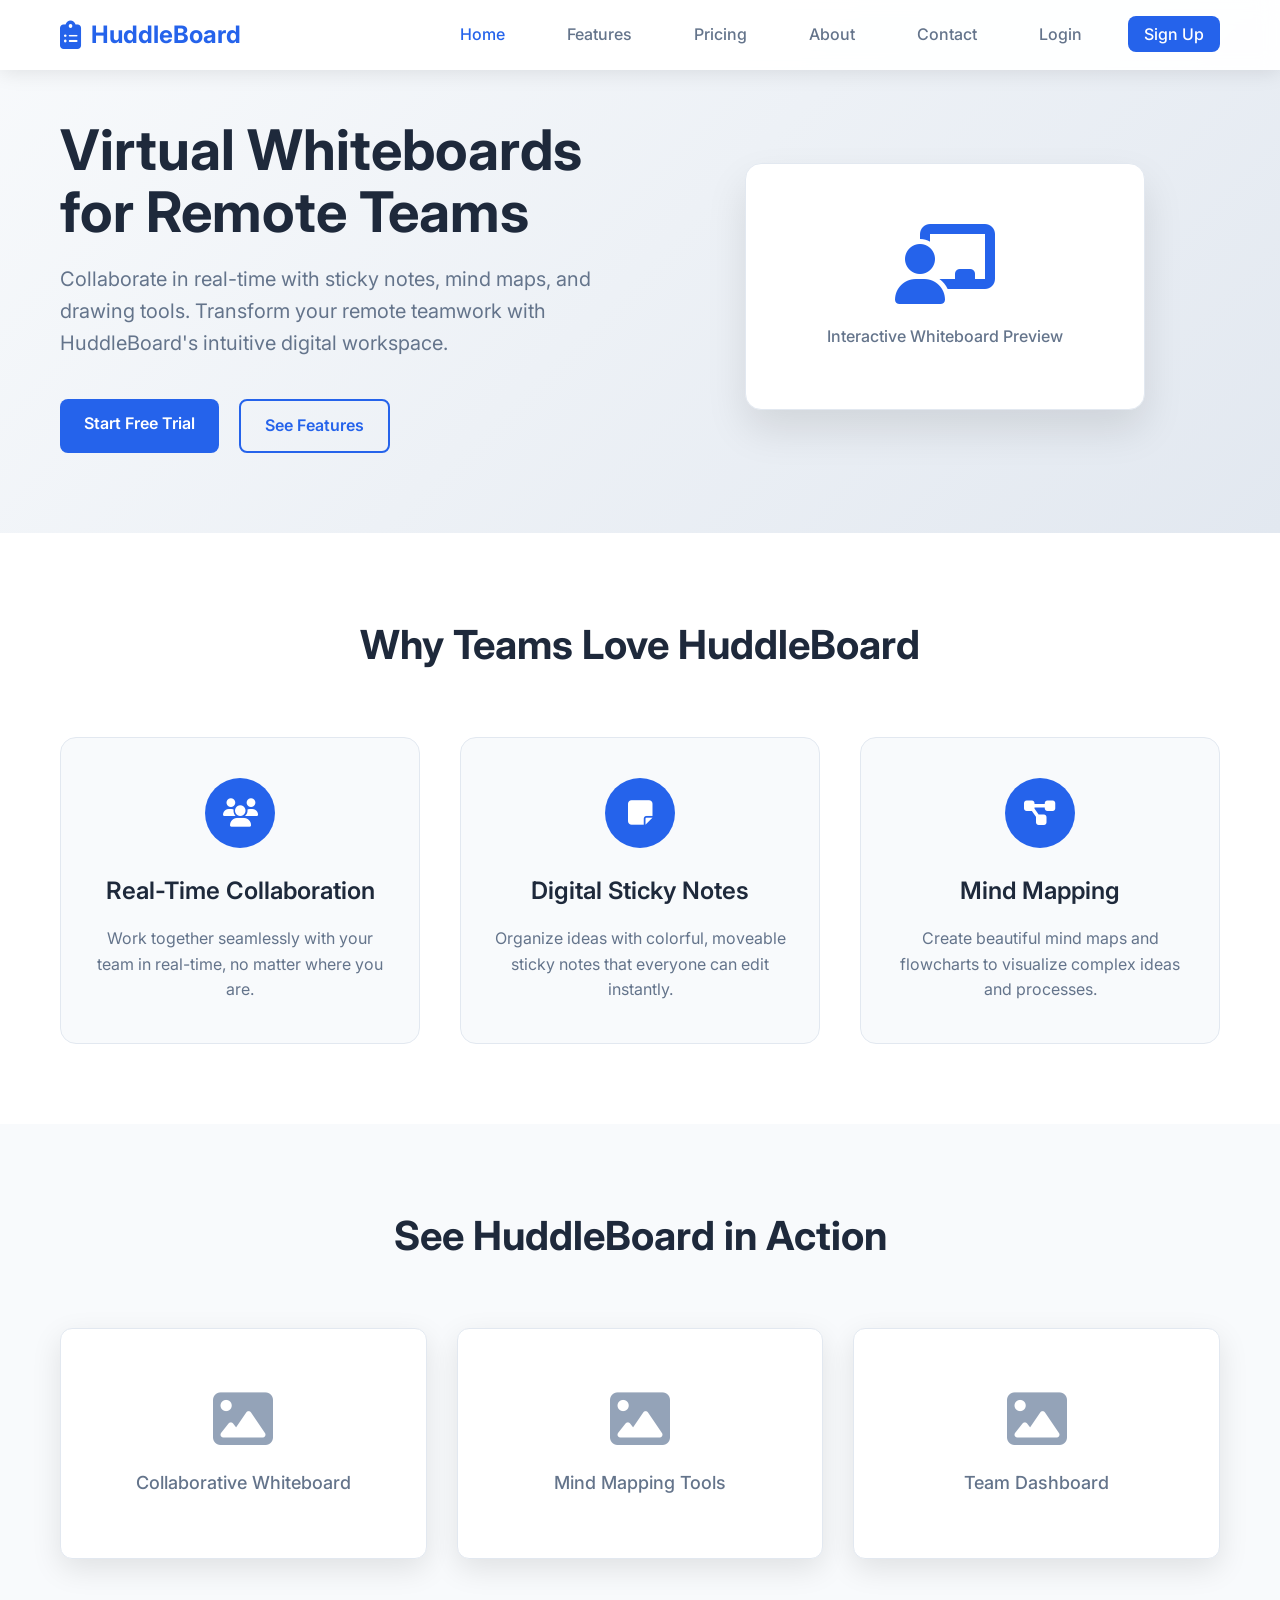
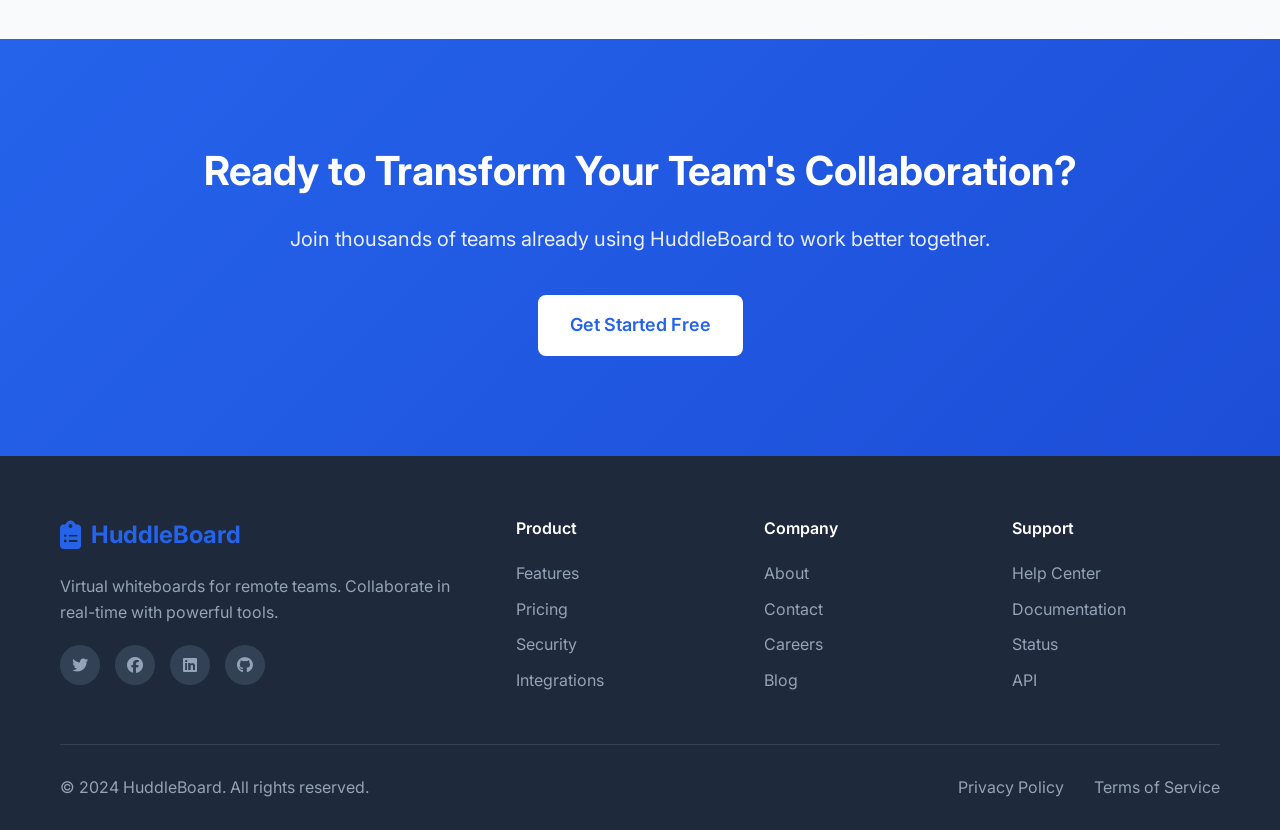
<file: index.html>
<!DOCTYPE html>
<html lang="en">
<head>
    <meta charset="UTF-8">
    <meta name="viewport" content="width=device-width, initial-scale=1.0">
    <title>HuddleBoard - Virtual Whiteboards for Remote Teams</title>
    <link rel="stylesheet" href="styles.css">
    <link href="https://fonts.googleapis.com/css2?family=Inter:wght@300;400;500;600;700&display=swap" rel="stylesheet">
    <link rel="stylesheet" href="https://cdnjs.cloudflare.com/ajax/libs/font-awesome/6.4.0/css/all.min.css">
    <link rel="icon" type="image/x-icon" href="favicon.ico">
</head>
<body>
    <!-- Navigation -->
    <nav class="navbar">
        <div class="nav-container">
            <div class="nav-logo">
                <i class="fas fa-clipboard-list"></i>
                <span>HuddleBoard</span>
            </div>
            <ul class="nav-menu">
                <li><a href="index.html" class="nav-link active">Home</a></li>
                <li><a href="features.html" class="nav-link">Features</a></li>
                <li><a href="pricing.html" class="nav-link">Pricing</a></li>
                <li><a href="about.html" class="nav-link">About</a></li>
                <li><a href="contact.html" class="nav-link">Contact</a></li>
                <li><a href="login.html" class="nav-link nav-login">Login</a></li>
                <li><a href="signup.html" class="nav-link nav-signup">Sign Up</a></li>
            </ul>
            <div class="nav-toggle">
                <i class="fas fa-bars"></i>
            </div>
        </div>
    </nav>

    <!-- Hero Section -->
    <section class="hero">
        <div class="container">
            <div class="hero-content">
                <h1 class="hero-title">Virtual Whiteboards for Remote Teams</h1>
                <p class="hero-subtitle">Collaborate in real-time with sticky notes, mind maps, and drawing tools. Transform your remote teamwork with HuddleBoard's intuitive digital workspace.</p>
                <div class="hero-cta">
                    <a href="signup.html" class="btn btn-primary">Start Free Trial</a>
                    <a href="features.html" class="btn btn-secondary">See Features</a>
                </div>
            </div>
            <div class="hero-image">
                <div class="hero-placeholder">
                    <i class="fas fa-chalkboard-teacher"></i>
                    <p>Interactive Whiteboard Preview</p>
                </div>
            </div>
        </div>
    </section>

    <!-- Features Preview -->
    <section class="features-preview">
        <div class="container">
            <h2 class="section-title">Why Teams Love HuddleBoard</h2>
            <div class="features-grid">
                <div class="feature-card">
                    <div class="feature-icon">
                        <i class="fas fa-users"></i>
                    </div>
                    <h3>Real-Time Collaboration</h3>
                    <p>Work together seamlessly with your team in real-time, no matter where you are.</p>
                </div>
                <div class="feature-card">
                    <div class="feature-icon">
                        <i class="fas fa-sticky-note"></i>
                    </div>
                    <h3>Digital Sticky Notes</h3>
                    <p>Organize ideas with colorful, moveable sticky notes that everyone can edit instantly.</p>
                </div>
                <div class="feature-card">
                    <div class="feature-icon">
                        <i class="fas fa-project-diagram"></i>
                    </div>
                    <h3>Mind Mapping</h3>
                    <p>Create beautiful mind maps and flowcharts to visualize complex ideas and processes.</p>
                </div>
            </div>
        </div>
    </section>

    <!-- Screenshots Section -->
    <section class="screenshots">
        <div class="container">
            <h2 class="section-title">See HuddleBoard in Action</h2>
            <div class="screenshot-grid">
                <div class="screenshot-item">
                    <div class="screenshot-placeholder">
                        <i class="fas fa-image"></i>
                        <p>Collaborative Whiteboard</p>
                    </div>
                </div>
                <div class="screenshot-item">
                    <div class="screenshot-placeholder">
                        <i class="fas fa-image"></i>
                        <p>Mind Mapping Tools</p>
                    </div>
                </div>
                <div class="screenshot-item">
                    <div class="screenshot-placeholder">
                        <i class="fas fa-image"></i>
                        <p>Team Dashboard</p>
                    </div>
                </div>
            </div>
        </div>
    </section>

    <!-- CTA Section -->
    <section class="cta-section">
        <div class="container">
            <div class="cta-content">
                <h2>Ready to Transform Your Team's Collaboration?</h2>
                <p>Join thousands of teams already using HuddleBoard to work better together.</p>
                <a href="signup.html" class="btn btn-primary btn-large">Get Started Free</a>
            </div>
        </div>
    </section>

    <!-- Footer -->
    <footer class="footer">
        <div class="container">
            <div class="footer-content">
                <div class="footer-section">
                    <div class="footer-logo">
                        <i class="fas fa-clipboard-list"></i>
                        <span>HuddleBoard</span>
                    </div>
                    <p>Virtual whiteboards for remote teams. Collaborate in real-time with powerful tools.</p>
                    <div class="social-links">
                        <a href="#"><i class="fab fa-twitter"></i></a>
                        <a href="#"><i class="fab fa-facebook"></i></a>
                        <a href="#"><i class="fab fa-linkedin"></i></a>
                        <a href="#"><i class="fab fa-github"></i></a>
                    </div>
                </div>
                <div class="footer-section">
                    <h4>Product</h4>
                    <ul>
                        <li><a href="features.html">Features</a></li>
                        <li><a href="pricing.html">Pricing</a></li>
                        <li><a href="#">Security</a></li>
                        <li><a href="#">Integrations</a></li>
                    </ul>
                </div>
                <div class="footer-section">
                    <h4>Company</h4>
                    <ul>
                        <li><a href="about.html">About</a></li>
                        <li><a href="contact.html">Contact</a></li>
                        <li><a href="#">Careers</a></li>
                        <li><a href="#">Blog</a></li>
                    </ul>
                </div>
                <div class="footer-section">
                    <h4>Support</h4>
                    <ul>
                        <li><a href="#">Help Center</a></li>
                        <li><a href="#">Documentation</a></li>
                        <li><a href="#">Status</a></li>
                        <li><a href="#">API</a></li>
                    </ul>
                </div>
            </div>
            <div class="footer-bottom">
                <p>&copy; 2024 HuddleBoard. All rights reserved.</p>
                <div class="footer-links">
                    <a href="#">Privacy Policy</a>
                    <a href="#">Terms of Service</a>
                </div>
            </div>
        </div>
    </footer>

    <script src="script.js"></script>
</body>
</html>
</file>
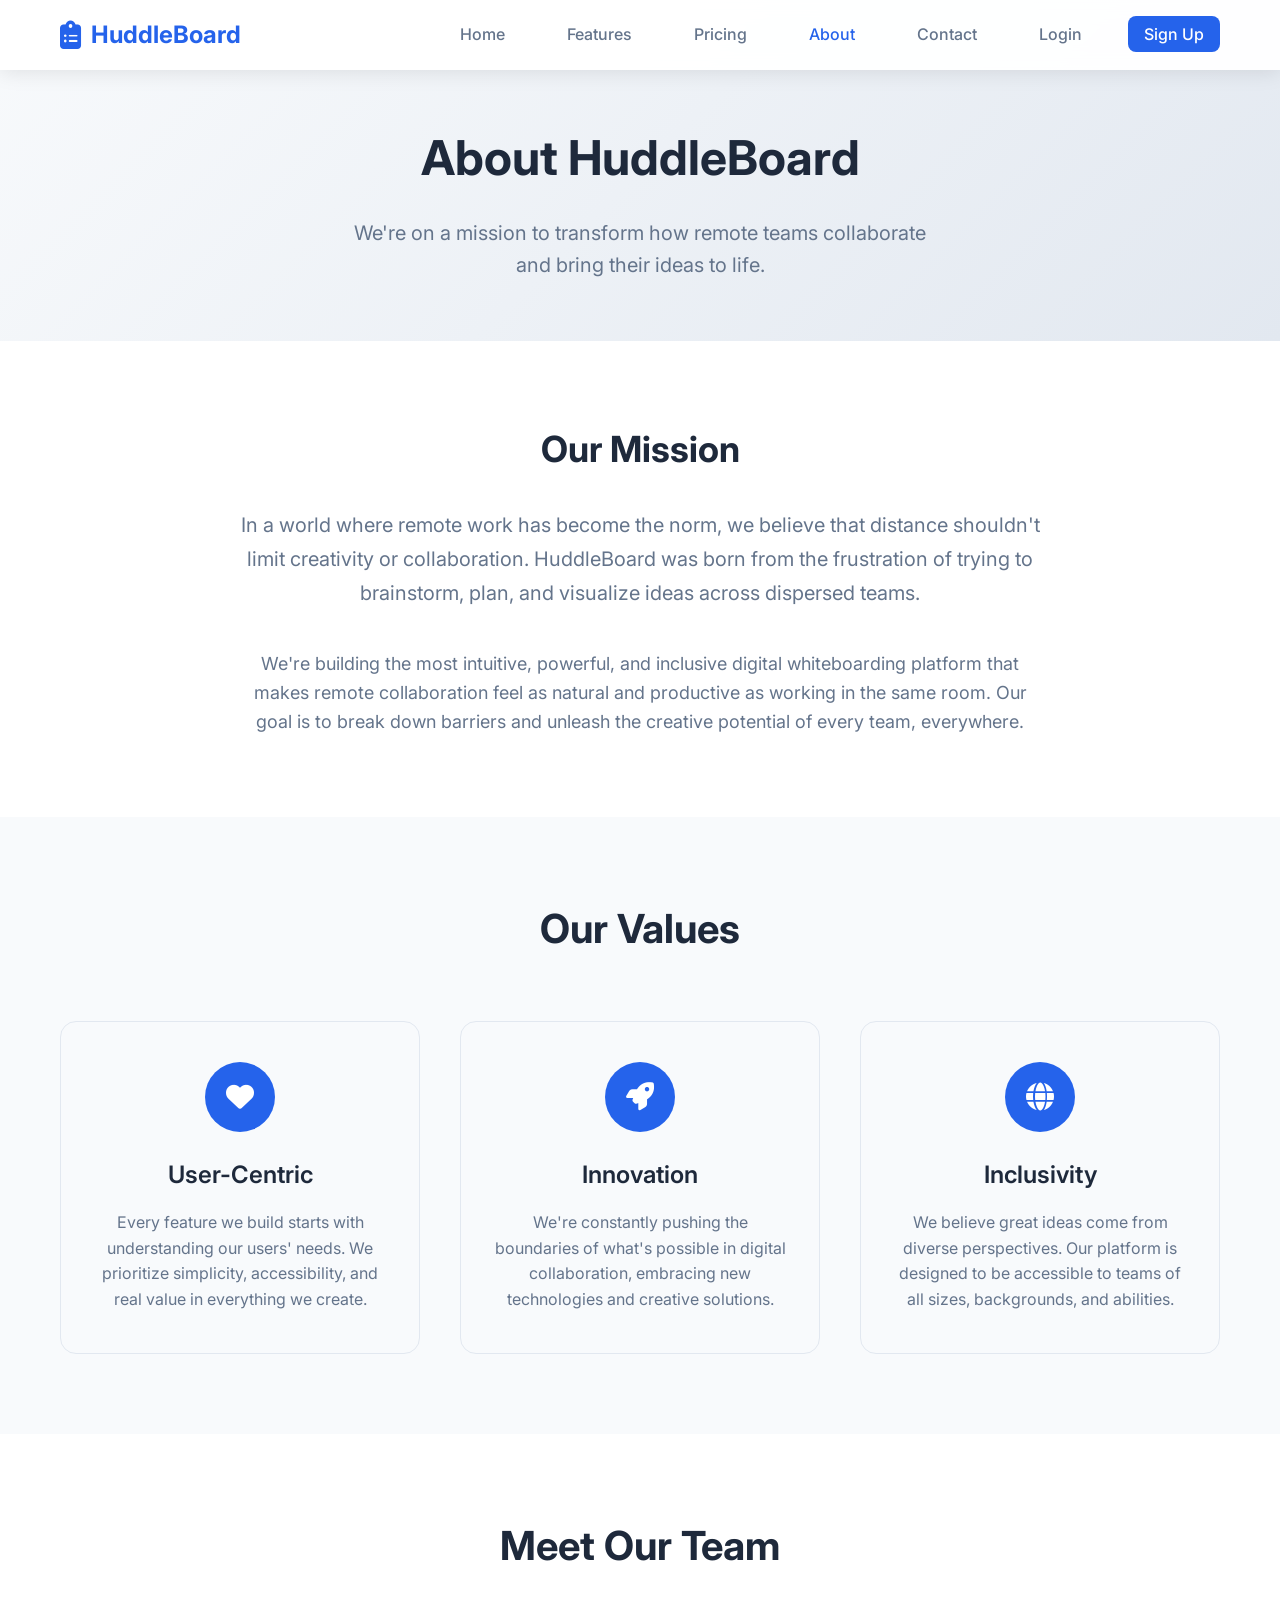
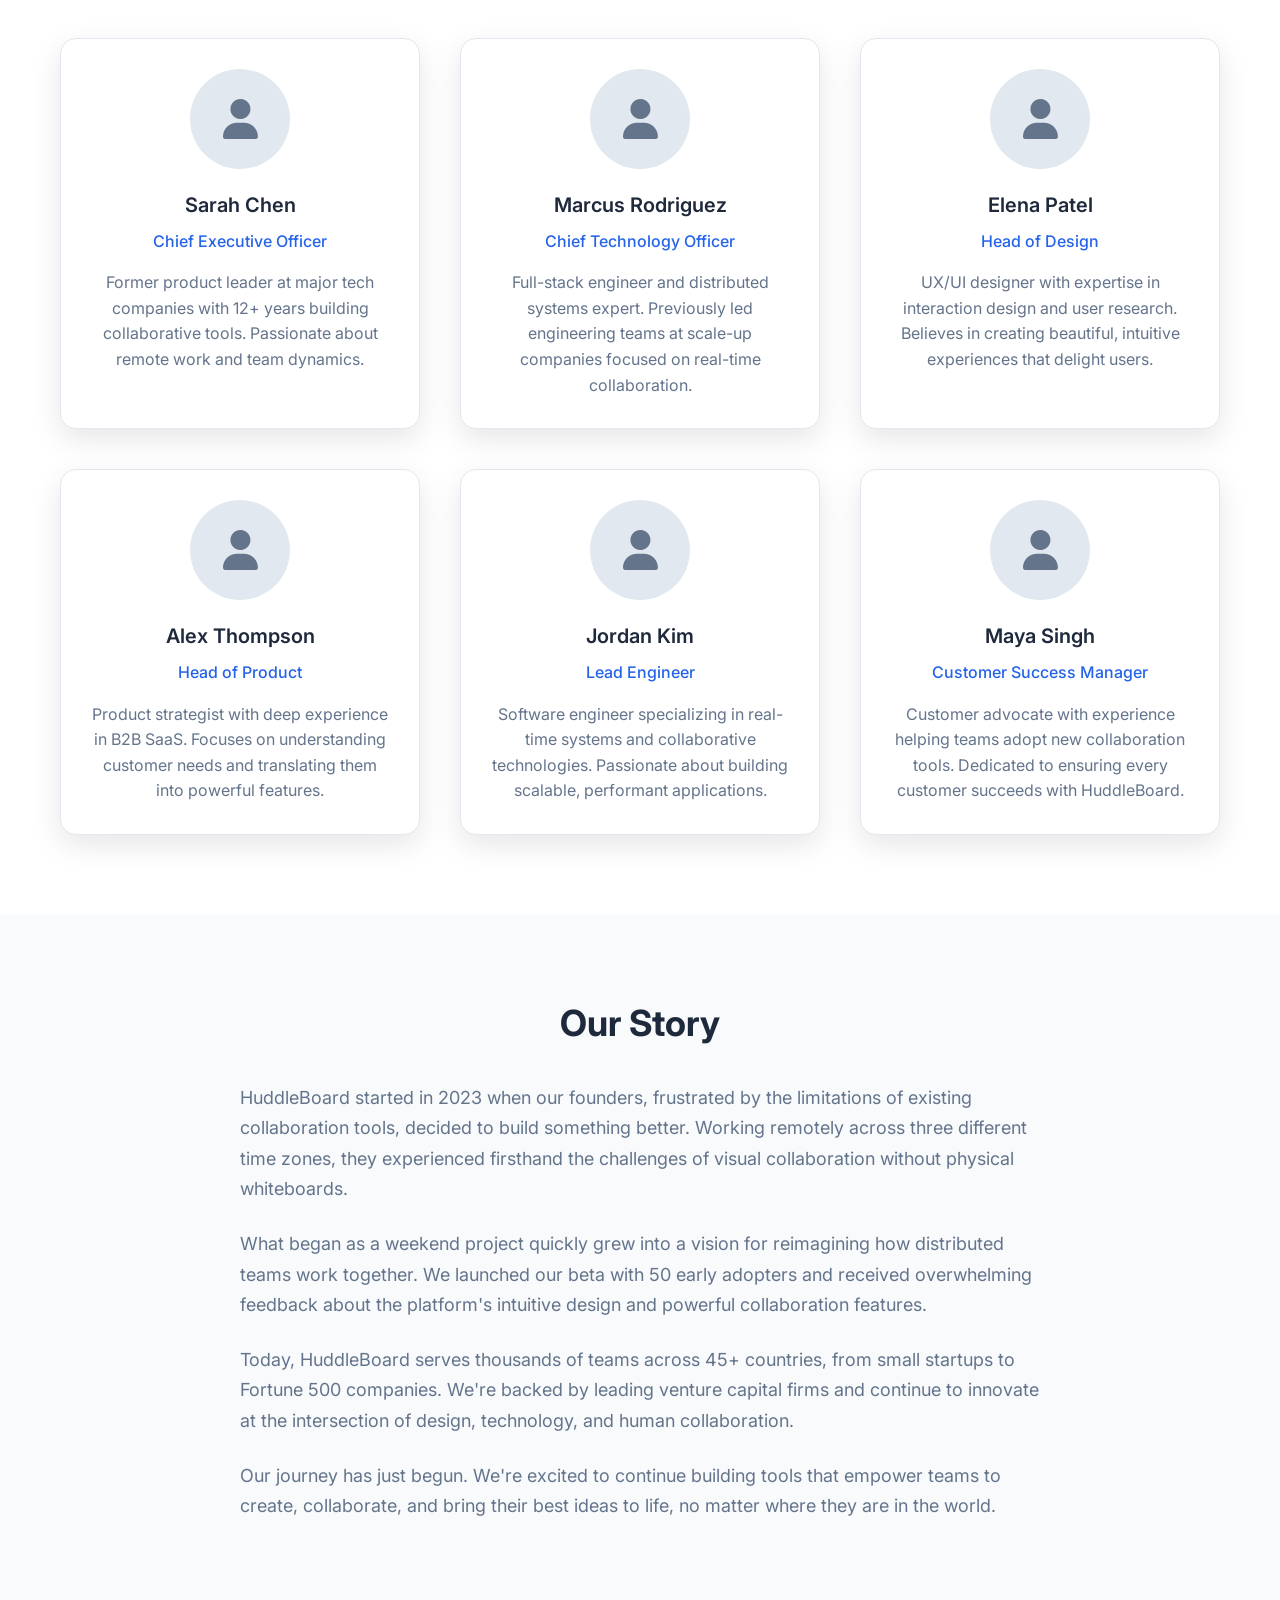
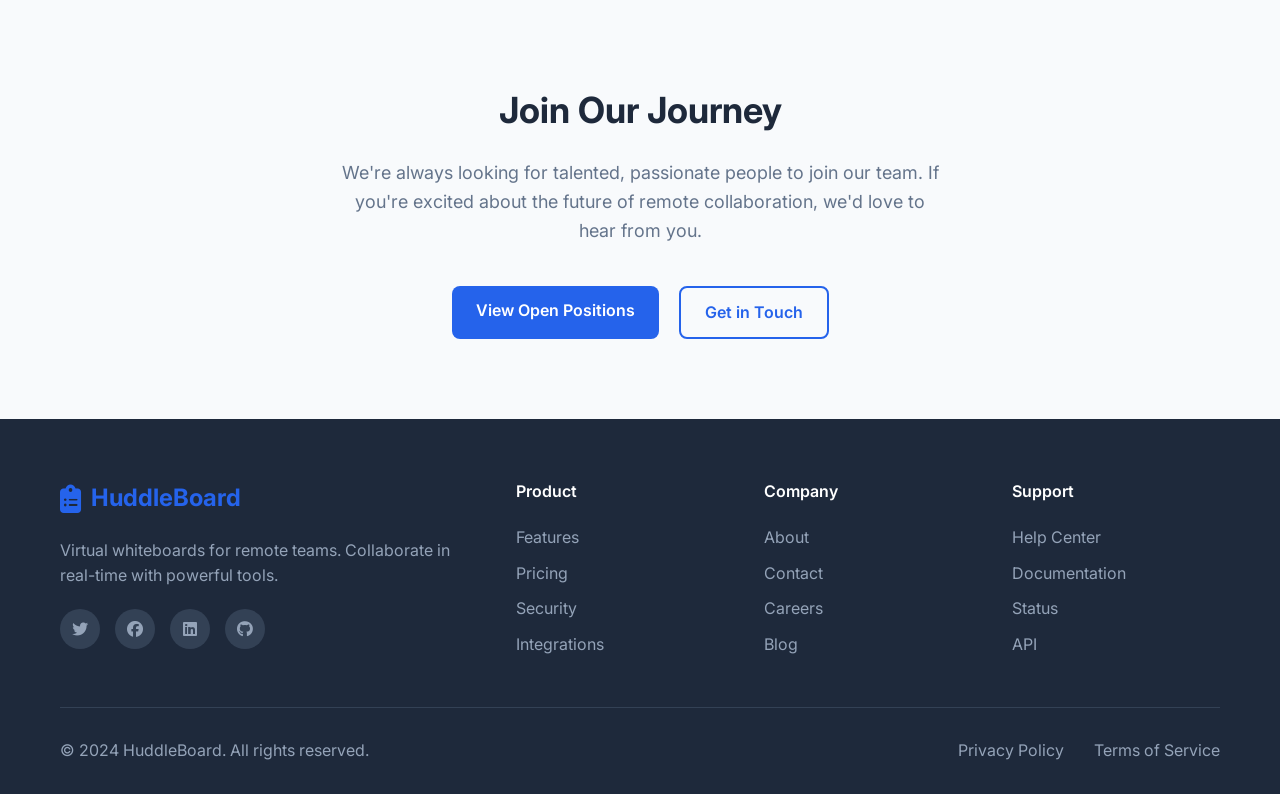
<file: about.html>
<!DOCTYPE html>
<html lang="en">
  <head>
    <meta charset="UTF-8" />
    <meta name="viewport" content="width=device-width, initial-scale=1.0" />
    <title>About - HuddleBoard</title>
    <link rel="stylesheet" href="styles.css" />
    <link
      href="https://fonts.googleapis.com/css2?family=Inter:wght@300;400;500;600;700&display=swap"
      rel="stylesheet"
    />
    <link
      rel="stylesheet"
      href="https://cdnjs.cloudflare.com/ajax/libs/font-awesome/6.4.0/css/all.min.css"
    />
    <link rel="icon" type="image/x-icon" href="favicon.ico" />
  </head>
  <body>
    <!-- Navigation -->
    <nav class="navbar">
      <div class="nav-container">
        <div class="nav-logo">
          <i class="fas fa-clipboard-list"></i>
          <span>HuddleBoard</span>
        </div>
        <ul class="nav-menu">
          <li><a href="index.html" class="nav-link">Home</a></li>
          <li><a href="features.html" class="nav-link">Features</a></li>
          <li><a href="pricing.html" class="nav-link">Pricing</a></li>
          <li><a href="about.html" class="nav-link active">About</a></li>
          <li><a href="contact.html" class="nav-link">Contact</a></li>
          <li><a href="login.html" class="nav-link nav-login">Login</a></li>
          <li><a href="signup.html" class="nav-link nav-signup">Sign Up</a></li>
        </ul>
        <div class="nav-toggle">
          <i class="fas fa-bars"></i>
        </div>
      </div>
    </nav>

    <!-- Page Header -->
    <section class="page-header">
      <div class="container">
        <h1>About HuddleBoard</h1>
        <p>
          We're on a mission to transform how remote teams collaborate and bring
          their ideas to life.
        </p>
      </div>
    </section>

    <!-- Mission Section -->
    <section class="content-section">
      <div class="container">
        <div style="max-width: 800px; margin: 0 auto; text-align: center">
          <h2
            style="
              font-size: 36px;
              font-weight: 700;
              color: #1e293b;
              margin-bottom: 30px;
            "
          >
            Our Mission
          </h2>
          <p
            style="
              font-size: 20px;
              line-height: 1.7;
              color: #64748b;
              margin-bottom: 40px;
            "
          >
            In a world where remote work has become the norm, we believe that
            distance shouldn't limit creativity or collaboration. HuddleBoard
            was born from the frustration of trying to brainstorm, plan, and
            visualize ideas across dispersed teams.
          </p>
          <p style="font-size: 18px; line-height: 1.6; color: #64748b">
            We're building the most intuitive, powerful, and inclusive digital
            whiteboarding platform that makes remote collaboration feel as
            natural and productive as working in the same room. Our goal is to
            break down barriers and unleash the creative potential of every
            team, everywhere.
          </p>
        </div>
      </div>
    </section>

    <!-- Values Section -->
    <section class="content-section">
      <div class="container">
        <h2 class="section-title">Our Values</h2>
        <div class="features-grid">
          <div class="feature-card">
            <div class="feature-icon">
              <i class="fas fa-heart"></i>
            </div>
            <h3>User-Centric</h3>
            <p>
              Every feature we build starts with understanding our users' needs.
              We prioritize simplicity, accessibility, and real value in
              everything we create.
            </p>
          </div>
          <div class="feature-card">
            <div class="feature-icon">
              <i class="fas fa-rocket"></i>
            </div>
            <h3>Innovation</h3>
            <p>
              We're constantly pushing the boundaries of what's possible in
              digital collaboration, embracing new technologies and creative
              solutions.
            </p>
          </div>
          <div class="feature-card">
            <div class="feature-icon">
              <i class="fas fa-globe"></i>
            </div>
            <h3>Inclusivity</h3>
            <p>
              We believe great ideas come from diverse perspectives. Our
              platform is designed to be accessible to teams of all sizes,
              backgrounds, and abilities.
            </p>
          </div>
        </div>
      </div>
    </section>

    <!-- Team Section -->
    <section class="content-section">
      <div class="container">
        <h2 class="section-title">Meet Our Team</h2>
        <div class="team-grid">
          <div class="team-card">
            <div class="team-avatar">
              <i class="fas fa-user"></i>
            </div>
            <div class="team-name">Sarah Chen</div>
            <div class="team-role">Chief Executive Officer</div>
            <p class="team-bio">
              Former product leader at major tech companies with 12+ years
              building collaborative tools. Passionate about remote work and
              team dynamics.
            </p>
          </div>

          <div class="team-card">
            <div class="team-avatar">
              <i class="fas fa-user"></i>
            </div>
            <div class="team-name">Marcus Rodriguez</div>
            <div class="team-role">Chief Technology Officer</div>
            <p class="team-bio">
              Full-stack engineer and distributed systems expert. Previously led
              engineering teams at scale-up companies focused on real-time
              collaboration.
            </p>
          </div>

          <div class="team-card">
            <div class="team-avatar">
              <i class="fas fa-user"></i>
            </div>
            <div class="team-name">Elena Patel</div>
            <div class="team-role">Head of Design</div>
            <p class="team-bio">
              UX/UI designer with expertise in interaction design and user
              research. Believes in creating beautiful, intuitive experiences
              that delight users.
            </p>
          </div>

          <div class="team-card">
            <div class="team-avatar">
              <i class="fas fa-user"></i>
            </div>
            <div class="team-name">Alex Thompson</div>
            <div class="team-role">Head of Product</div>
            <p class="team-bio">
              Product strategist with deep experience in B2B SaaS. Focuses on
              understanding customer needs and translating them into powerful
              features.
            </p>
          </div>

          <div class="team-card">
            <div class="team-avatar">
              <i class="fas fa-user"></i>
            </div>
            <div class="team-name">Jordan Kim</div>
            <div class="team-role">Lead Engineer</div>
            <p class="team-bio">
              Software engineer specializing in real-time systems and
              collaborative technologies. Passionate about building scalable,
              performant applications.
            </p>
          </div>

          <div class="team-card">
            <div class="team-avatar">
              <i class="fas fa-user"></i>
            </div>
            <div class="team-name">Maya Singh</div>
            <div class="team-role">Customer Success Manager</div>
            <p class="team-bio">
              Customer advocate with experience helping teams adopt new
              collaboration tools. Dedicated to ensuring every customer succeeds
              with HuddleBoard.
            </p>
          </div>
        </div>
      </div>
    </section>

    <!-- Story Section -->
    <section class="content-section">
      <div class="container">
        <div style="max-width: 800px; margin: 0 auto">
          <h2
            style="
              font-size: 36px;
              font-weight: 700;
              color: #1e293b;
              margin-bottom: 30px;
              text-align: center;
            "
          >
            Our Story
          </h2>
          <div
            style="
              font-size: 18px;
              line-height: 1.7;
              color: #64748b;
              space-y: 24px;
            "
          >
            <p style="margin-bottom: 24px">
              HuddleBoard started in 2023 when our founders, frustrated by the
              limitations of existing collaboration tools, decided to build
              something better. Working remotely across three different time
              zones, they experienced firsthand the challenges of visual
              collaboration without physical whiteboards.
            </p>
            <p style="margin-bottom: 24px">
              What began as a weekend project quickly grew into a vision for
              reimagining how distributed teams work together. We launched our
              beta with 50 early adopters and received overwhelming feedback
              about the platform's intuitive design and powerful collaboration
              features.
            </p>
            <p style="margin-bottom: 24px">
              Today, HuddleBoard serves thousands of teams across 45+ countries,
              from small startups to Fortune 500 companies. We're backed by
              leading venture capital firms and continue to innovate at the
              intersection of design, technology, and human collaboration.
            </p>
            <p>
              Our journey has just begun. We're excited to continue building
              tools that empower teams to create, collaborate, and bring their
              best ideas to life, no matter where they are in the world.
            </p>
          </div>
        </div>
      </div>
    </section>

    <!-- Join Us Section -->
    <section style="padding: 80px 0; background: #f8fafc">
      <div class="container">
        <div style="text-align: center; max-width: 600px; margin: 0 auto">
          <h2
            style="
              font-size: 36px;
              font-weight: 700;
              color: #1e293b;
              margin-bottom: 20px;
            "
          >
            Join Our Journey
          </h2>
          <p style="font-size: 18px; color: #64748b; margin-bottom: 40px">
            We're always looking for talented, passionate people to join our
            team. If you're excited about the future of remote collaboration,
            we'd love to hear from you.
          </p>
          <div
            style="
              display: flex;
              gap: 20px;
              justify-content: center;
              flex-wrap: wrap;
            "
          >
            <a href="#" class="btn btn-primary">View Open Positions</a>
            <a href="contact.html" class="btn btn-secondary">Get in Touch</a>
          </div>
        </div>
      </div>
    </section>

    <!-- Footer -->
    <footer class="footer">
      <div class="container">
        <div class="footer-content">
          <div class="footer-section">
            <div class="footer-logo">
              <i class="fas fa-clipboard-list"></i>
              <span>HuddleBoard</span>
            </div>
            <p>
              Virtual whiteboards for remote teams. Collaborate in real-time
              with powerful tools.
            </p>
            <div class="social-links">
              <a href="#"><i class="fab fa-twitter"></i></a>
              <a href="#"><i class="fab fa-facebook"></i></a>
              <a href="#"><i class="fab fa-linkedin"></i></a>
              <a href="#"><i class="fab fa-github"></i></a>
            </div>
          </div>
          <div class="footer-section">
            <h4>Product</h4>
            <ul>
              <li><a href="features.html">Features</a></li>
              <li><a href="pricing.html">Pricing</a></li>
              <li><a href="#">Security</a></li>
              <li><a href="#">Integrations</a></li>
            </ul>
          </div>
          <div class="footer-section">
            <h4>Company</h4>
            <ul>
              <li><a href="about.html">About</a></li>
              <li><a href="contact.html">Contact</a></li>
              <li><a href="#">Careers</a></li>
              <li><a href="#">Blog</a></li>
            </ul>
          </div>
          <div class="footer-section">
            <h4>Support</h4>
            <ul>
              <li><a href="#">Help Center</a></li>
              <li><a href="#">Documentation</a></li>
              <li><a href="#">Status</a></li>
              <li><a href="#">API</a></li>
            </ul>
          </div>
        </div>
        <div class="footer-bottom">
          <p>&copy; 2024 HuddleBoard. All rights reserved.</p>
          <div class="footer-links">
            <a href="#">Privacy Policy</a>
            <a href="#">Terms of Service</a>
          </div>
        </div>
      </div>
    </footer>

    <script src="script.js"></script>
  </body>
</html>
</file>
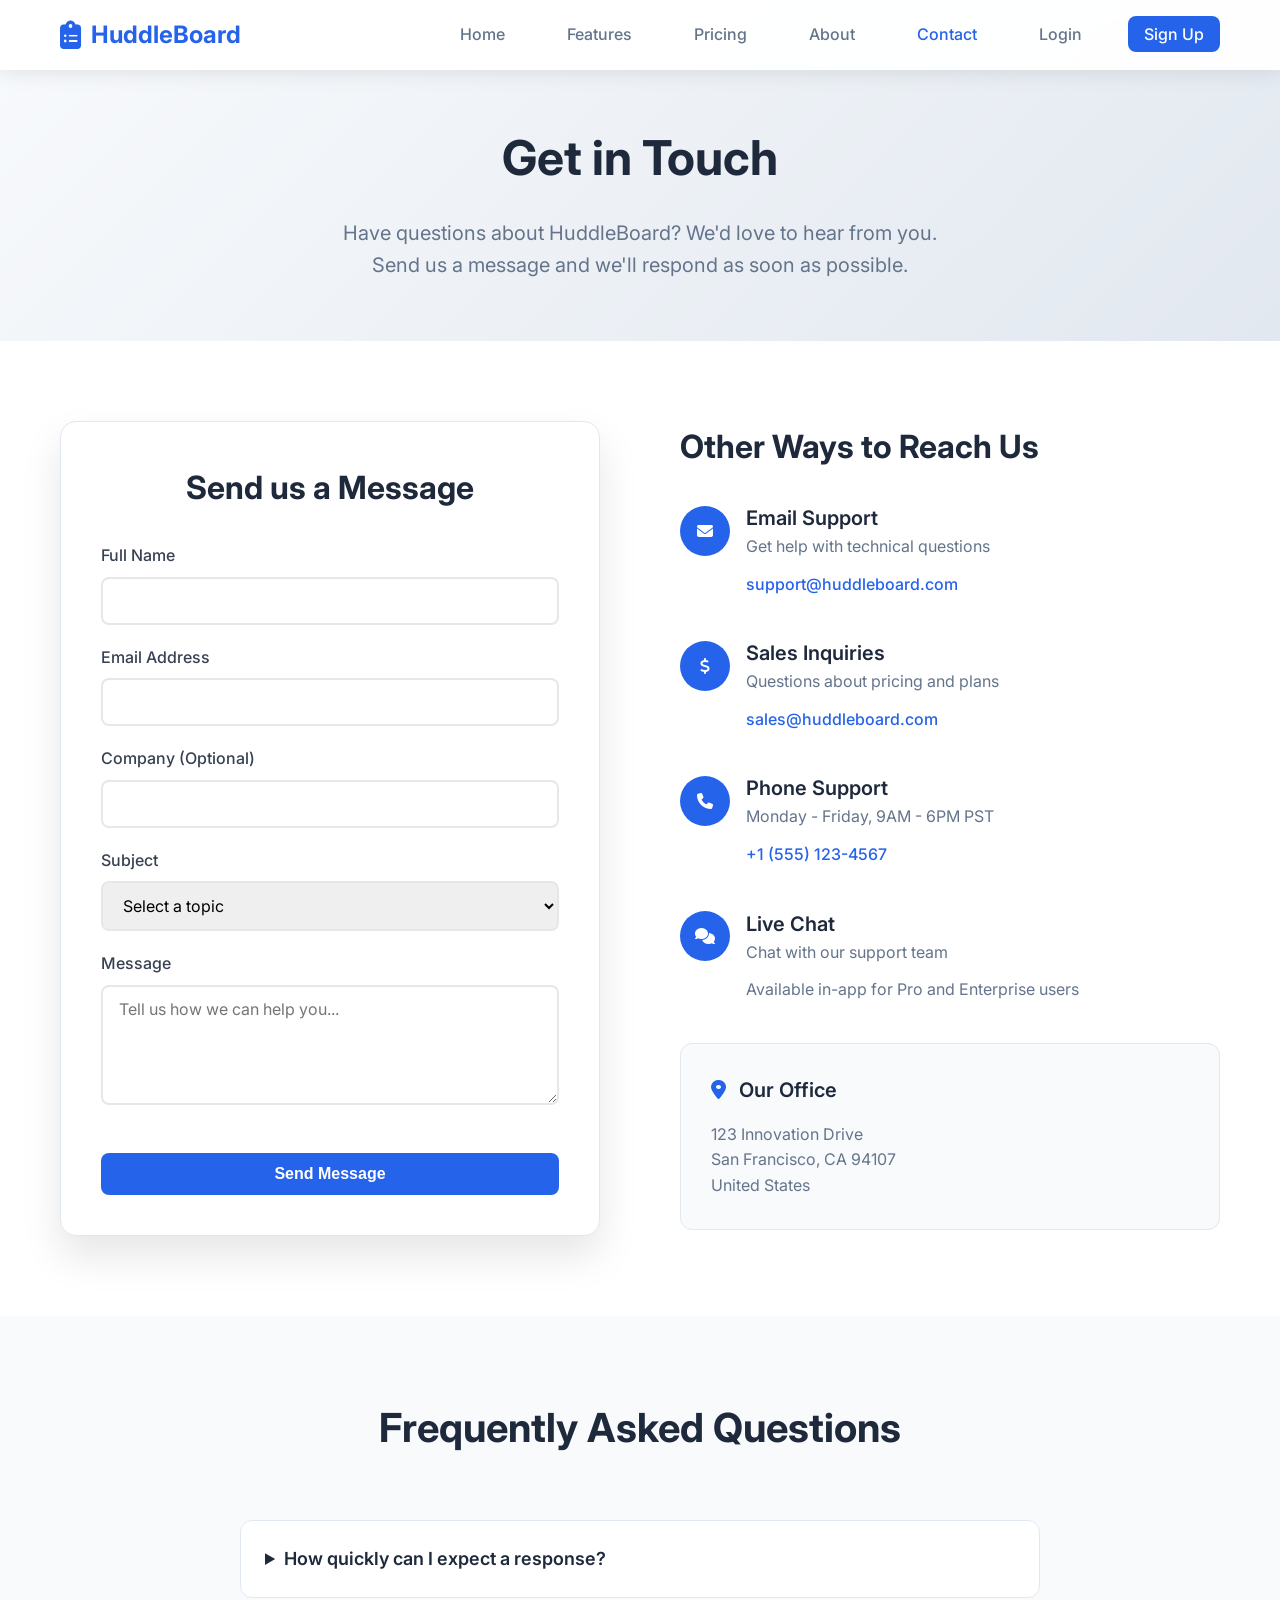
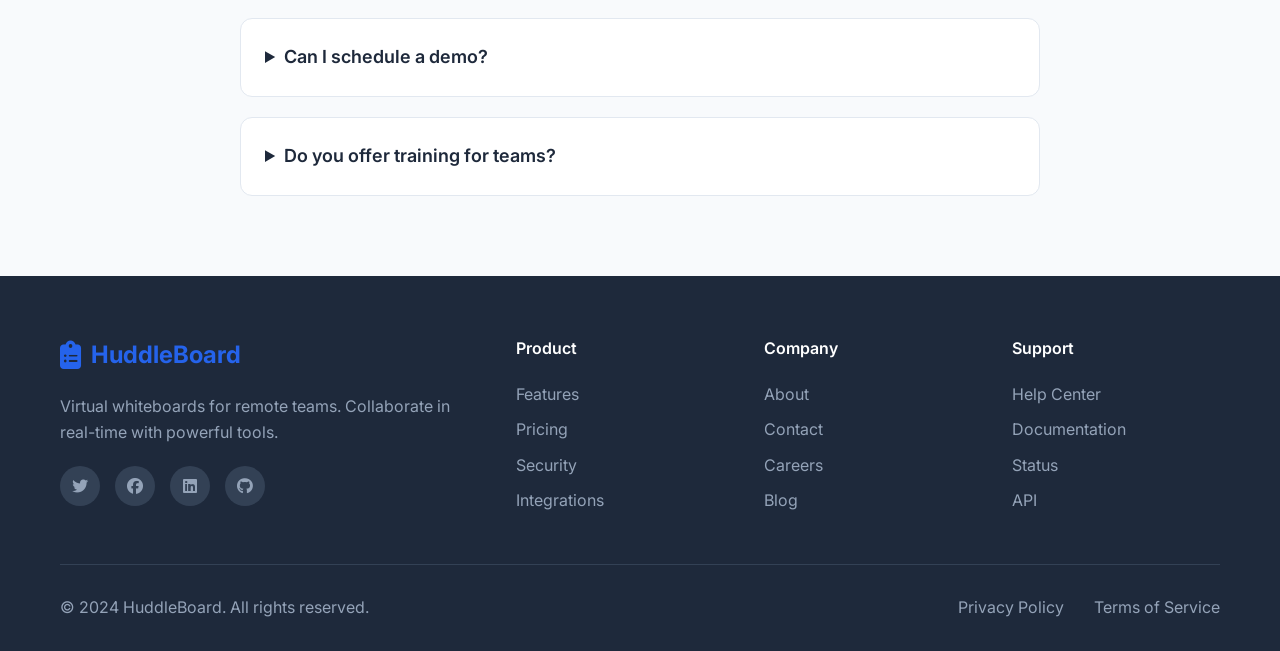
<file: contact.html>
<!DOCTYPE html>
<html lang="en">
  <head>
    <meta charset="UTF-8" />
    <meta name="viewport" content="width=device-width, initial-scale=1.0" />
    <title>Contact - HuddleBoard</title>
    <link rel="stylesheet" href="styles.css" />
    <link
      href="https://fonts.googleapis.com/css2?family=Inter:wght@300;400;500;600;700&display=swap"
      rel="stylesheet"
    />
    <link
      rel="stylesheet"
      href="https://cdnjs.cloudflare.com/ajax/libs/font-awesome/6.4.0/css/all.min.css"
    />
    <link rel="icon" type="image/x-icon" href="favicon.ico" />
  </head>
  <body>
    <!-- Navigation -->
    <nav class="navbar">
      <div class="nav-container">
        <div class="nav-logo">
          <i class="fas fa-clipboard-list"></i>
          <span>HuddleBoard</span>
        </div>
        <ul class="nav-menu">
          <li><a href="index.html" class="nav-link">Home</a></li>
          <li><a href="features.html" class="nav-link">Features</a></li>
          <li><a href="pricing.html" class="nav-link">Pricing</a></li>
          <li><a href="about.html" class="nav-link">About</a></li>
          <li><a href="contact.html" class="nav-link active">Contact</a></li>
          <li><a href="login.html" class="nav-link nav-login">Login</a></li>
          <li><a href="signup.html" class="nav-link nav-signup">Sign Up</a></li>
        </ul>
        <div class="nav-toggle">
          <i class="fas fa-bars"></i>
        </div>
      </div>
    </nav>

    <!-- Page Header -->
    <section class="page-header">
      <div class="container">
        <h1>Get in Touch</h1>
        <p>
          Have questions about HuddleBoard? We'd love to hear from you. Send us
          a message and we'll respond as soon as possible.
        </p>
      </div>
    </section>

    <!-- Contact Section -->
    <section class="content-section">
      <div class="container">
        <div
          style="
            display: grid;
            grid-template-columns: 1fr 1fr;
            gap: 80px;
            align-items: start;
          "
        >
          <!-- Contact Form -->
          <div>
            <div class="form-container" style="margin: 0; max-width: none">
              <h2 class="form-title">Send us a Message</h2>
              <form action="#" method="POST">
                <div class="form-group">
                  <label for="name">Full Name</label>
                  <input type="text" id="name" name="name" required />
                </div>

                <div class="form-group">
                  <label for="email">Email Address</label>
                  <input type="email" id="email" name="email" required />
                </div>

                <div class="form-group">
                  <label for="company">Company (Optional)</label>
                  <input type="text" id="company" name="company" />
                </div>

                <div class="form-group">
                  <label for="subject">Subject</label>
                  <select
                    id="subject"
                    name="subject"
                    style="
                      width: 100%;
                      padding: 12px 16px;
                      border: 2px solid #e5e7eb;
                      border-radius: 8px;
                      font-size: 16px;
                      font-family: 'Inter', sans-serif;
                    "
                    required
                  >
                    <option value="">Select a topic</option>
                    <option value="general">General Inquiry</option>
                    <option value="sales">Sales & Pricing</option>
                    <option value="support">Technical Support</option>
                    <option value="partnership">Partnership</option>
                    <option value="press">Press & Media</option>
                    <option value="other">Other</option>
                  </select>
                </div>

                <div class="form-group">
                  <label for="message">Message</label>
                  <textarea
                    id="message"
                    name="message"
                    placeholder="Tell us how we can help you..."
                    required
                  ></textarea>
                </div>

                <button type="submit" class="btn btn-primary form-submit">
                  Send Message
                </button>
              </form>
            </div>
          </div>

          <!-- Contact Information -->
          <div>
            <h2
              style="
                font-size: 32px;
                font-weight: 700;
                color: #1e293b;
                margin-bottom: 30px;
              "
            >
              Other Ways to Reach Us
            </h2>

            <div style="space-y: 40px">
              <div style="margin-bottom: 40px">
                <div
                  style="
                    display: flex;
                    align-items: center;
                    gap: 16px;
                    margin-bottom: 12px;
                  "
                >
                  <div
                    style="
                      background: #2563eb;
                      color: white;
                      width: 50px;
                      height: 50px;
                      border-radius: 50%;
                      display: flex;
                      align-items: center;
                      justify-content: center;
                    "
                  >
                    <i class="fas fa-envelope"></i>
                  </div>
                  <div>
                    <h3
                      style="
                        font-size: 20px;
                        font-weight: 600;
                        color: #1e293b;
                        margin: 0;
                      "
                    >
                      Email Support
                    </h3>
                    <p style="color: #64748b; margin: 0">
                      Get help with technical questions
                    </p>
                  </div>
                </div>
                <p style="color: #2563eb; font-weight: 500; margin-left: 66px">
                  support@huddleboard.com
                </p>
              </div>

              <div style="margin-bottom: 40px">
                <div
                  style="
                    display: flex;
                    align-items: center;
                    gap: 16px;
                    margin-bottom: 12px;
                  "
                >
                  <div
                    style="
                      background: #2563eb;
                      color: white;
                      width: 50px;
                      height: 50px;
                      border-radius: 50%;
                      display: flex;
                      align-items: center;
                      justify-content: center;
                    "
                  >
                    <i class="fas fa-dollar-sign"></i>
                  </div>
                  <div>
                    <h3
                      style="
                        font-size: 20px;
                        font-weight: 600;
                        color: #1e293b;
                        margin: 0;
                      "
                    >
                      Sales Inquiries
                    </h3>
                    <p style="color: #64748b; margin: 0">
                      Questions about pricing and plans
                    </p>
                  </div>
                </div>
                <p style="color: #2563eb; font-weight: 500; margin-left: 66px">
                  sales@huddleboard.com
                </p>
              </div>

              <div style="margin-bottom: 40px">
                <div
                  style="
                    display: flex;
                    align-items: center;
                    gap: 16px;
                    margin-bottom: 12px;
                  "
                >
                  <div
                    style="
                      background: #2563eb;
                      color: white;
                      width: 50px;
                      height: 50px;
                      border-radius: 50%;
                      display: flex;
                      align-items: center;
                      justify-content: center;
                    "
                  >
                    <i class="fas fa-phone"></i>
                  </div>
                  <div>
                    <h3
                      style="
                        font-size: 20px;
                        font-weight: 600;
                        color: #1e293b;
                        margin: 0;
                      "
                    >
                      Phone Support
                    </h3>
                    <p style="color: #64748b; margin: 0">
                      Monday - Friday, 9AM - 6PM PST
                    </p>
                  </div>
                </div>
                <p style="color: #2563eb; font-weight: 500; margin-left: 66px">
                  +1 (555) 123-4567
                </p>
              </div>

              <div style="margin-bottom: 40px">
                <div
                  style="
                    display: flex;
                    align-items: center;
                    gap: 16px;
                    margin-bottom: 12px;
                  "
                >
                  <div
                    style="
                      background: #2563eb;
                      color: white;
                      width: 50px;
                      height: 50px;
                      border-radius: 50%;
                      display: flex;
                      align-items: center;
                      justify-content: center;
                    "
                  >
                    <i class="fas fa-comments"></i>
                  </div>
                  <div>
                    <h3
                      style="
                        font-size: 20px;
                        font-weight: 600;
                        color: #1e293b;
                        margin: 0;
                      "
                    >
                      Live Chat
                    </h3>
                    <p style="color: #64748b; margin: 0">
                      Chat with our support team
                    </p>
                  </div>
                </div>
                <p style="color: #64748b; margin-left: 66px">
                  Available in-app for Pro and Enterprise users
                </p>
              </div>
            </div>

            <!-- Office Info -->
            <div
              style="
                background: #f8fafc;
                padding: 30px;
                border-radius: 12px;
                border: 1px solid #e2e8f0;
                margin-top: 40px;
              "
            >
              <h3
                style="
                  font-size: 20px;
                  font-weight: 600;
                  color: #1e293b;
                  margin-bottom: 16px;
                "
              >
                <i
                  class="fas fa-map-marker-alt"
                  style="color: #2563eb; margin-right: 8px"
                ></i>
                Our Office
              </h3>
              <p style="color: #64748b; line-height: 1.6; margin: 0">
                123 Innovation Drive<br />
                San Francisco, CA 94107<br />
                United States
              </p>
            </div>
          </div>
        </div>
      </div>
    </section>

    <!-- FAQ Section -->
    <section class="content-section">
      <div class="container">
        <h2 class="section-title">Frequently Asked Questions</h2>
        <div style="max-width: 800px; margin: 0 auto">
          <div style="display: grid; gap: 20px">
            <details
              style="
                background: white;
                padding: 24px;
                border-radius: 12px;
                border: 1px solid #e2e8f0;
                cursor: pointer;
              "
            >
              <summary
                style="
                  font-size: 18px;
                  font-weight: 600;
                  color: #1e293b;
                  outline: none;
                  cursor: pointer;
                "
              >
                How quickly can I expect a response?
              </summary>
              <p style="color: #64748b; line-height: 1.6; margin: 16px 0 0 0">
                We typically respond to all inquiries within 24 hours during
                business days. For urgent technical issues, Pro and Enterprise
                customers can use our priority support channels for faster
                response times.
              </p>
            </details>

            <details
              style="
                background: white;
                padding: 24px;
                border-radius: 12px;
                border: 1px solid #e2e8f0;
                cursor: pointer;
              "
            >
              <summary
                style="
                  font-size: 18px;
                  font-weight: 600;
                  color: #1e293b;
                  outline: none;
                  cursor: pointer;
                "
              >
                Can I schedule a demo?
              </summary>
              <p style="color: #64748b; line-height: 1.6; margin: 16px 0 0 0">
                Absolutely! Contact our sales team at sales@huddleboard.com to
                schedule a personalized demo. We'll show you how HuddleBoard can
                work specifically for your team's needs.
              </p>
            </details>

            <details
              style="
                background: white;
                padding: 24px;
                border-radius: 12px;
                border: 1px solid #e2e8f0;
                cursor: pointer;
              "
            >
              <summary
                style="
                  font-size: 18px;
                  font-weight: 600;
                  color: #1e293b;
                  outline: none;
                  cursor: pointer;
                "
              >
                Do you offer training for teams?
              </summary>
              <p style="color: #64748b; line-height: 1.6; margin: 16px 0 0 0">
                Yes! We provide onboarding sessions and training for Enterprise
                customers. Our customer success team will help your team get up
                and running quickly with best practices and advanced features.
              </p>
            </details>
          </div>
        </div>
      </div>
    </section>

    <!-- Footer -->
    <footer class="footer">
      <div class="container">
        <div class="footer-content">
          <div class="footer-section">
            <div class="footer-logo">
              <i class="fas fa-clipboard-list"></i>
              <span>HuddleBoard</span>
            </div>
            <p>
              Virtual whiteboards for remote teams. Collaborate in real-time
              with powerful tools.
            </p>
            <div class="social-links">
              <a href="#"><i class="fab fa-twitter"></i></a>
              <a href="#"><i class="fab fa-facebook"></i></a>
              <a href="#"><i class="fab fa-linkedin"></i></a>
              <a href="#"><i class="fab fa-github"></i></a>
            </div>
          </div>
          <div class="footer-section">
            <h4>Product</h4>
            <ul>
              <li><a href="features.html">Features</a></li>
              <li><a href="pricing.html">Pricing</a></li>
              <li><a href="#">Security</a></li>
              <li><a href="#">Integrations</a></li>
            </ul>
          </div>
          <div class="footer-section">
            <h4>Company</h4>
            <ul>
              <li><a href="about.html">About</a></li>
              <li><a href="contact.html">Contact</a></li>
              <li><a href="#">Careers</a></li>
              <li><a href="#">Blog</a></li>
            </ul>
          </div>
          <div class="footer-section">
            <h4>Support</h4>
            <ul>
              <li><a href="#">Help Center</a></li>
              <li><a href="#">Documentation</a></li>
              <li><a href="#">Status</a></li>
              <li><a href="#">API</a></li>
            </ul>
          </div>
        </div>
        <div class="footer-bottom">
          <p>&copy; 2024 HuddleBoard. All rights reserved.</p>
          <div class="footer-links">
            <a href="#">Privacy Policy</a>
            <a href="#">Terms of Service</a>
          </div>
        </div>
      </div>
    </footer>

    <script src="script.js"></script>
  </body>
</html>
</file>
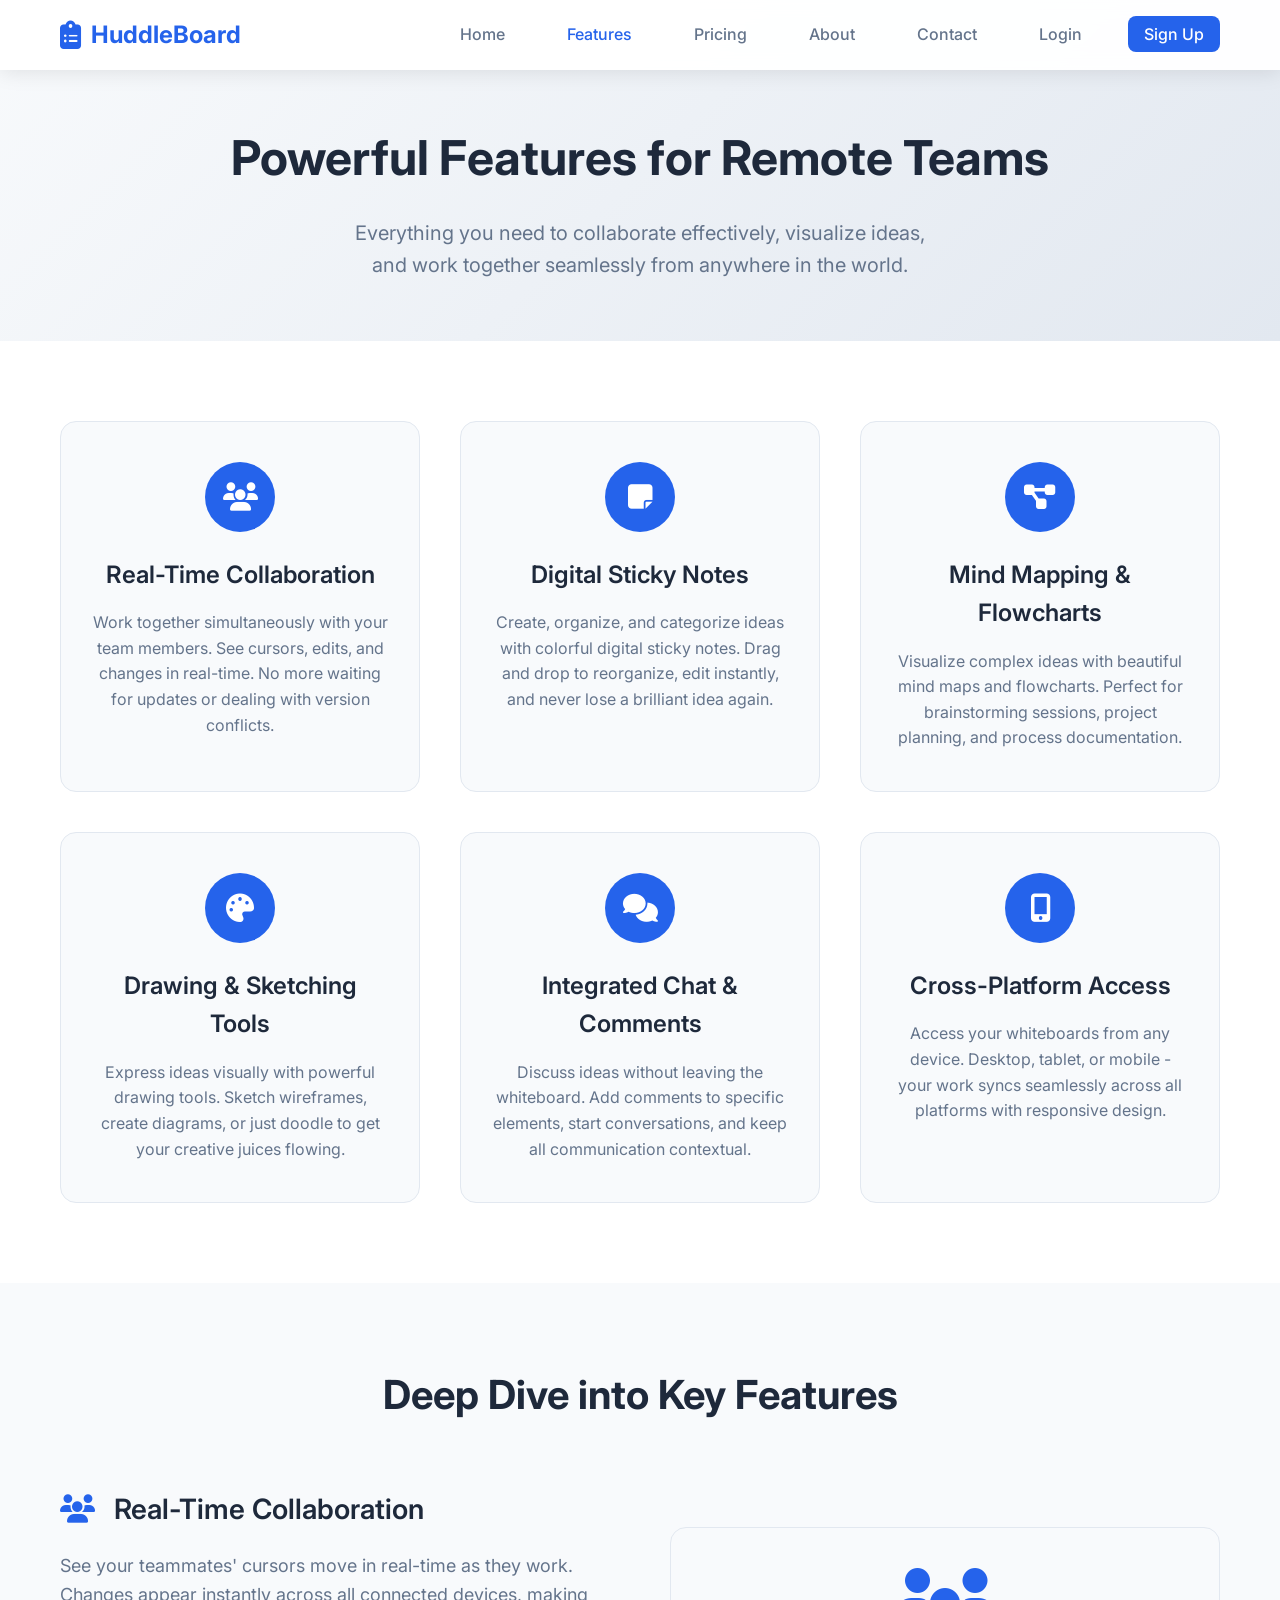
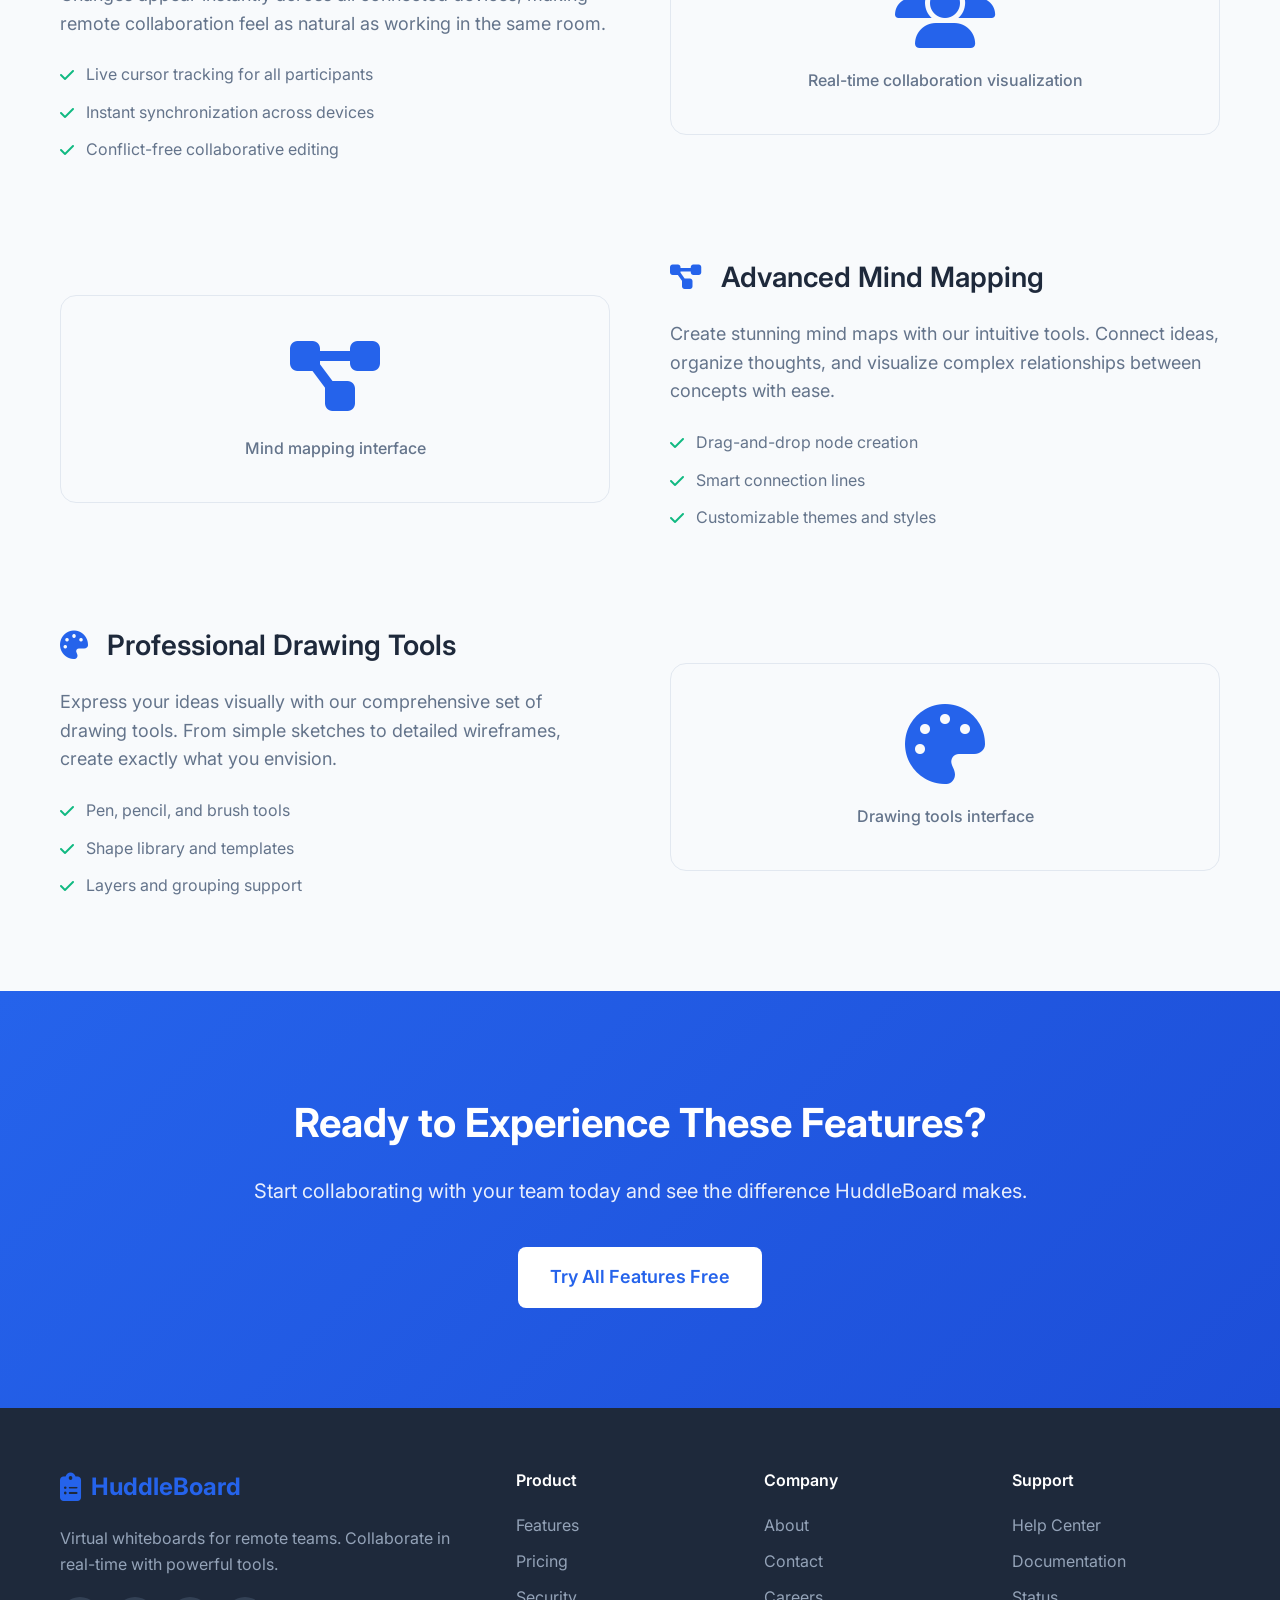
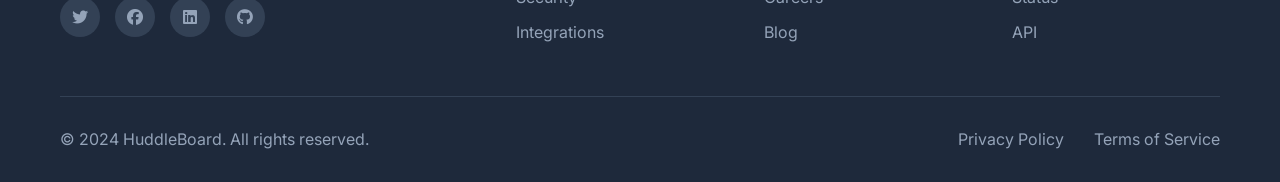
<file: features.html>
<!DOCTYPE html>
<html lang="en">
  <head>
    <meta charset="UTF-8" />
    <meta name="viewport" content="width=device-width, initial-scale=1.0" />
    <title>Features - HuddleBoard</title>
    <link rel="stylesheet" href="styles.css" />
    <link
      href="https://fonts.googleapis.com/css2?family=Inter:wght@300;400;500;600;700&display=swap"
      rel="stylesheet"
    />
    <link
      rel="stylesheet"
      href="https://cdnjs.cloudflare.com/ajax/libs/font-awesome/6.4.0/css/all.min.css"
    />
    <link rel="icon" type="image/x-icon" href="favicon.ico" />
  </head>
  <body>
    <!-- Navigation -->
    <nav class="navbar">
      <div class="nav-container">
        <div class="nav-logo">
          <i class="fas fa-clipboard-list"></i>
          <span>HuddleBoard</span>
        </div>
        <ul class="nav-menu">
          <li><a href="index.html" class="nav-link">Home</a></li>
          <li><a href="features.html" class="nav-link active">Features</a></li>
          <li><a href="pricing.html" class="nav-link">Pricing</a></li>
          <li><a href="about.html" class="nav-link">About</a></li>
          <li><a href="contact.html" class="nav-link">Contact</a></li>
          <li><a href="login.html" class="nav-link nav-login">Login</a></li>
          <li><a href="signup.html" class="nav-link nav-signup">Sign Up</a></li>
        </ul>
        <div class="nav-toggle">
          <i class="fas fa-bars"></i>
        </div>
      </div>
    </nav>

    <!-- Page Header -->
    <section class="page-header">
      <div class="container">
        <h1>Powerful Features for Remote Teams</h1>
        <p>
          Everything you need to collaborate effectively, visualize ideas, and
          work together seamlessly from anywhere in the world.
        </p>
      </div>
    </section>

    <!-- Main Features -->
    <section class="content-section">
      <div class="container">
        <div class="features-grid">
          <div class="feature-card">
            <div class="feature-icon">
              <i class="fas fa-users"></i>
            </div>
            <h3>Real-Time Collaboration</h3>
            <p>
              Work together simultaneously with your team members. See cursors,
              edits, and changes in real-time. No more waiting for updates or
              dealing with version conflicts.
            </p>
          </div>

          <div class="feature-card">
            <div class="feature-icon">
              <i class="fas fa-sticky-note"></i>
            </div>
            <h3>Digital Sticky Notes</h3>
            <p>
              Create, organize, and categorize ideas with colorful digital
              sticky notes. Drag and drop to reorganize, edit instantly, and
              never lose a brilliant idea again.
            </p>
          </div>

          <div class="feature-card">
            <div class="feature-icon">
              <i class="fas fa-project-diagram"></i>
            </div>
            <h3>Mind Mapping & Flowcharts</h3>
            <p>
              Visualize complex ideas with beautiful mind maps and flowcharts.
              Perfect for brainstorming sessions, project planning, and process
              documentation.
            </p>
          </div>

          <div class="feature-card">
            <div class="feature-icon">
              <i class="fas fa-palette"></i>
            </div>
            <h3>Drawing & Sketching Tools</h3>
            <p>
              Express ideas visually with powerful drawing tools. Sketch
              wireframes, create diagrams, or just doodle to get your creative
              juices flowing.
            </p>
          </div>

          <div class="feature-card">
            <div class="feature-icon">
              <i class="fas fa-comments"></i>
            </div>
            <h3>Integrated Chat & Comments</h3>
            <p>
              Discuss ideas without leaving the whiteboard. Add comments to
              specific elements, start conversations, and keep all communication
              contextual.
            </p>
          </div>

          <div class="feature-card">
            <div class="feature-icon">
              <i class="fas fa-mobile-alt"></i>
            </div>
            <h3>Cross-Platform Access</h3>
            <p>
              Access your whiteboards from any device. Desktop, tablet, or
              mobile - your work syncs seamlessly across all platforms with
              responsive design.
            </p>
          </div>
        </div>
      </div>
    </section>

    <!-- Feature Details -->
    <section class="content-section">
      <div class="container">
        <h2 class="section-title">Deep Dive into Key Features</h2>

        <div style="display: grid; gap: 80px; margin-top: 60px">
          <!-- Feature Detail 1 -->
          <div
            style="
              display: grid;
              grid-template-columns: 1fr 1fr;
              gap: 60px;
              align-items: center;
            "
          >
            <div>
              <h3
                style="
                  font-size: 28px;
                  font-weight: 600;
                  color: #1e293b;
                  margin-bottom: 20px;
                "
              >
                <i
                  class="fas fa-users"
                  style="color: #2563eb; margin-right: 12px"
                ></i>
                Real-Time Collaboration
              </h3>
              <p
                style="
                  font-size: 18px;
                  line-height: 1.6;
                  color: #64748b;
                  margin-bottom: 24px;
                "
              >
                See your teammates' cursors move in real-time as they work.
                Changes appear instantly across all connected devices, making
                remote collaboration feel as natural as working in the same
                room.
              </p>
              <ul style="list-style: none; margin: 0; padding: 0">
                <li
                  style="
                    display: flex;
                    align-items: center;
                    gap: 12px;
                    margin-bottom: 12px;
                    color: #64748b;
                  "
                >
                  <i class="fas fa-check" style="color: #10b981"></i>
                  Live cursor tracking for all participants
                </li>
                <li
                  style="
                    display: flex;
                    align-items: center;
                    gap: 12px;
                    margin-bottom: 12px;
                    color: #64748b;
                  "
                >
                  <i class="fas fa-check" style="color: #10b981"></i>
                  Instant synchronization across devices
                </li>
                <li
                  style="
                    display: flex;
                    align-items: center;
                    gap: 12px;
                    margin-bottom: 12px;
                    color: #64748b;
                  "
                >
                  <i class="fas fa-check" style="color: #10b981"></i>
                  Conflict-free collaborative editing
                </li>
              </ul>
            </div>
            <div
              style="
                background: #f8fafc;
                border-radius: 16px;
                padding: 40px;
                text-align: center;
                border: 1px solid #e2e8f0;
              "
            >
              <i
                class="fas fa-users"
                style="font-size: 80px; color: #2563eb; margin-bottom: 20px"
              ></i>
              <p style="color: #64748b; font-weight: 500">
                Real-time collaboration visualization
              </p>
            </div>
          </div>

          <!-- Feature Detail 2 -->
          <div
            style="
              display: grid;
              grid-template-columns: 1fr 1fr;
              gap: 60px;
              align-items: center;
            "
          >
            <div
              style="
                background: #f8fafc;
                border-radius: 16px;
                padding: 40px;
                text-align: center;
                border: 1px solid #e2e8f0;
              "
            >
              <i
                class="fas fa-project-diagram"
                style="font-size: 80px; color: #2563eb; margin-bottom: 20px"
              ></i>
              <p style="color: #64748b; font-weight: 500">
                Mind mapping interface
              </p>
            </div>
            <div>
              <h3
                style="
                  font-size: 28px;
                  font-weight: 600;
                  color: #1e293b;
                  margin-bottom: 20px;
                "
              >
                <i
                  class="fas fa-project-diagram"
                  style="color: #2563eb; margin-right: 12px"
                ></i>
                Advanced Mind Mapping
              </h3>
              <p
                style="
                  font-size: 18px;
                  line-height: 1.6;
                  color: #64748b;
                  margin-bottom: 24px;
                "
              >
                Create stunning mind maps with our intuitive tools. Connect
                ideas, organize thoughts, and visualize complex relationships
                between concepts with ease.
              </p>
              <ul style="list-style: none; margin: 0; padding: 0">
                <li
                  style="
                    display: flex;
                    align-items: center;
                    gap: 12px;
                    margin-bottom: 12px;
                    color: #64748b;
                  "
                >
                  <i class="fas fa-check" style="color: #10b981"></i>
                  Drag-and-drop node creation
                </li>
                <li
                  style="
                    display: flex;
                    align-items: center;
                    gap: 12px;
                    margin-bottom: 12px;
                    color: #64748b;
                  "
                >
                  <i class="fas fa-check" style="color: #10b981"></i>
                  Smart connection lines
                </li>
                <li
                  style="
                    display: flex;
                    align-items: center;
                    gap: 12px;
                    margin-bottom: 12px;
                    color: #64748b;
                  "
                >
                  <i class="fas fa-check" style="color: #10b981"></i>
                  Customizable themes and styles
                </li>
              </ul>
            </div>
          </div>

          <!-- Feature Detail 3 -->
          <div
            style="
              display: grid;
              grid-template-columns: 1fr 1fr;
              gap: 60px;
              align-items: center;
            "
          >
            <div>
              <h3
                style="
                  font-size: 28px;
                  font-weight: 600;
                  color: #1e293b;
                  margin-bottom: 20px;
                "
              >
                <i
                  class="fas fa-palette"
                  style="color: #2563eb; margin-right: 12px"
                ></i>
                Professional Drawing Tools
              </h3>
              <p
                style="
                  font-size: 18px;
                  line-height: 1.6;
                  color: #64748b;
                  margin-bottom: 24px;
                "
              >
                Express your ideas visually with our comprehensive set of
                drawing tools. From simple sketches to detailed wireframes,
                create exactly what you envision.
              </p>
              <ul style="list-style: none; margin: 0; padding: 0">
                <li
                  style="
                    display: flex;
                    align-items: center;
                    gap: 12px;
                    margin-bottom: 12px;
                    color: #64748b;
                  "
                >
                  <i class="fas fa-check" style="color: #10b981"></i>
                  Pen, pencil, and brush tools
                </li>
                <li
                  style="
                    display: flex;
                    align-items: center;
                    gap: 12px;
                    margin-bottom: 12px;
                    color: #64748b;
                  "
                >
                  <i class="fas fa-check" style="color: #10b981"></i>
                  Shape library and templates
                </li>
                <li
                  style="
                    display: flex;
                    align-items: center;
                    gap: 12px;
                    margin-bottom: 12px;
                    color: #64748b;
                  "
                >
                  <i class="fas fa-check" style="color: #10b981"></i>
                  Layers and grouping support
                </li>
              </ul>
            </div>
            <div
              style="
                background: #f8fafc;
                border-radius: 16px;
                padding: 40px;
                text-align: center;
                border: 1px solid #e2e8f0;
              "
            >
              <i
                class="fas fa-palette"
                style="font-size: 80px; color: #2563eb; margin-bottom: 20px"
              ></i>
              <p style="color: #64748b; font-weight: 500">
                Drawing tools interface
              </p>
            </div>
          </div>
        </div>
      </div>
    </section>

    <!-- CTA Section -->
    <section class="cta-section">
      <div class="container">
        <div class="cta-content">
          <h2>Ready to Experience These Features?</h2>
          <p>
            Start collaborating with your team today and see the difference
            HuddleBoard makes.
          </p>
          <a href="signup.html" class="btn btn-primary btn-large"
            >Try All Features Free</a
          >
        </div>
      </div>
    </section>

    <!-- Footer -->
    <footer class="footer">
      <div class="container">
        <div class="footer-content">
          <div class="footer-section">
            <div class="footer-logo">
              <i class="fas fa-clipboard-list"></i>
              <span>HuddleBoard</span>
            </div>
            <p>
              Virtual whiteboards for remote teams. Collaborate in real-time
              with powerful tools.
            </p>
            <div class="social-links">
              <a href="#"><i class="fab fa-twitter"></i></a>
              <a href="#"><i class="fab fa-facebook"></i></a>
              <a href="#"><i class="fab fa-linkedin"></i></a>
              <a href="#"><i class="fab fa-github"></i></a>
            </div>
          </div>
          <div class="footer-section">
            <h4>Product</h4>
            <ul>
              <li><a href="features.html">Features</a></li>
              <li><a href="pricing.html">Pricing</a></li>
              <li><a href="#">Security</a></li>
              <li><a href="#">Integrations</a></li>
            </ul>
          </div>
          <div class="footer-section">
            <h4>Company</h4>
            <ul>
              <li><a href="about.html">About</a></li>
              <li><a href="contact.html">Contact</a></li>
              <li><a href="#">Careers</a></li>
              <li><a href="#">Blog</a></li>
            </ul>
          </div>
          <div class="footer-section">
            <h4>Support</h4>
            <ul>
              <li><a href="#">Help Center</a></li>
              <li><a href="#">Documentation</a></li>
              <li><a href="#">Status</a></li>
              <li><a href="#">API</a></li>
            </ul>
          </div>
        </div>
        <div class="footer-bottom">
          <p>&copy; 2024 HuddleBoard. All rights reserved.</p>
          <div class="footer-links">
            <a href="#">Privacy Policy</a>
            <a href="#">Terms of Service</a>
          </div>
        </div>
      </div>
    </footer>

    <script src="script.js"></script>
  </body>
</html>
</file>
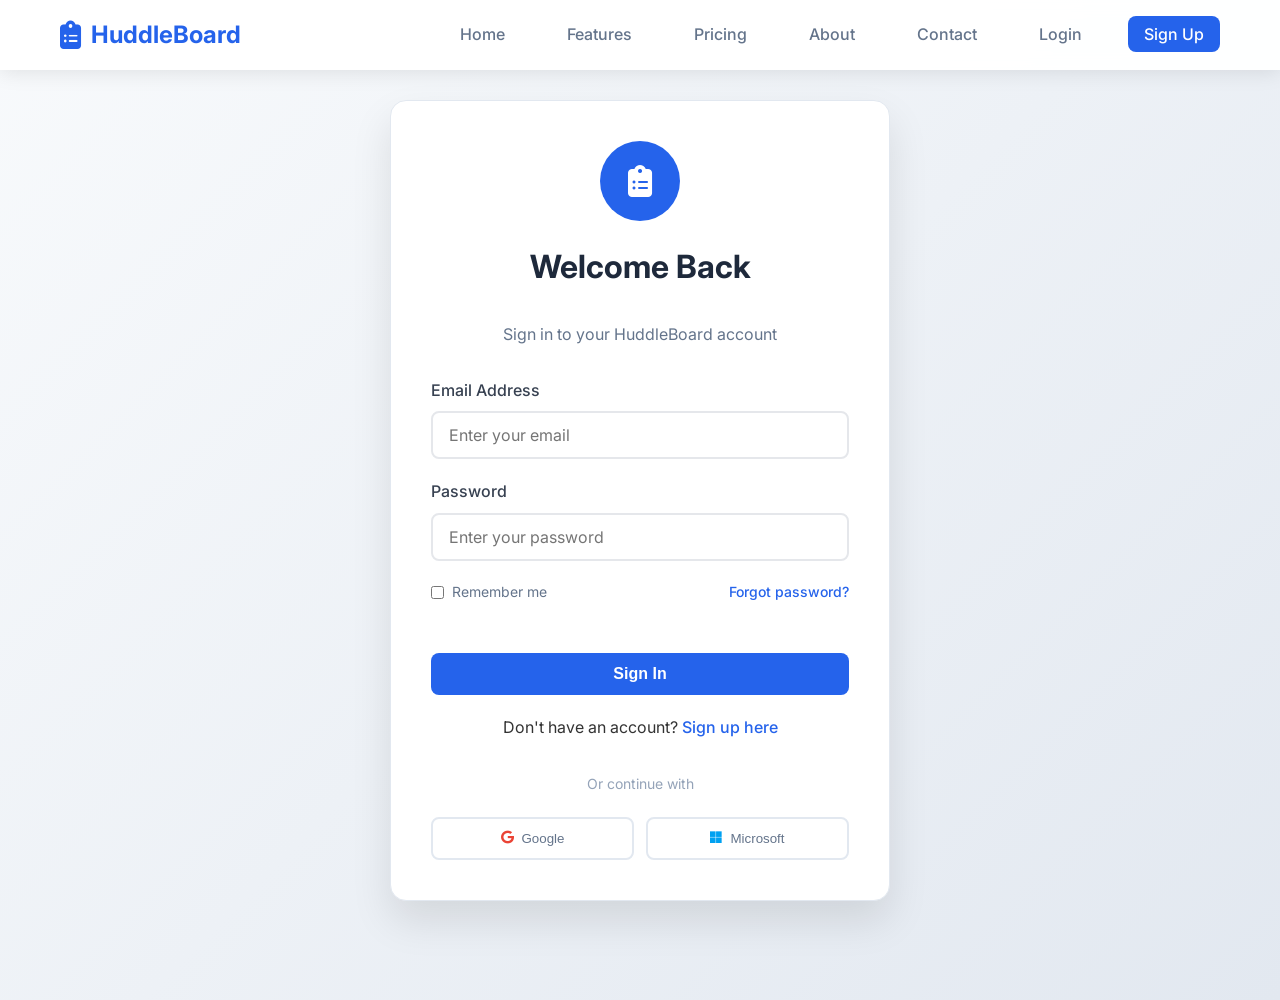
<file: login.html>
<!DOCTYPE html>
<html lang="en">
  <head>
    <meta charset="UTF-8" />
    <meta name="viewport" content="width=device-width, initial-scale=1.0" />
    <title>Login - HuddleBoard</title>
    <link rel="stylesheet" href="styles.css" />
    <link
      href="https://fonts.googleapis.com/css2?family=Inter:wght@300;400;500;600;700&display=swap"
      rel="stylesheet"
    />
    <link
      rel="stylesheet"
      href="https://cdnjs.cloudflare.com/ajax/libs/font-awesome/6.4.0/css/all.min.css"
    />
    <link rel="icon" type="image/x-icon" href="favicon.ico" />
  </head>
  <body
    style="
      background: linear-gradient(135deg, #f8fafc 0%, #e2e8f0 100%);
      min-height: 100vh;
    "
  >
    <!-- Navigation -->
    <nav class="navbar">
      <div class="nav-container">
        <div class="nav-logo">
          <i class="fas fa-clipboard-list"></i>
          <span>HuddleBoard</span>
        </div>
        <ul class="nav-menu">
          <li><a href="index.html" class="nav-link">Home</a></li>
          <li><a href="features.html" class="nav-link">Features</a></li>
          <li><a href="pricing.html" class="nav-link">Pricing</a></li>
          <li><a href="about.html" class="nav-link">About</a></li>
          <li><a href="contact.html" class="nav-link">Contact</a></li>
          <li>
            <a href="login.html" class="nav-link nav-login active">Login</a>
          </li>
          <li><a href="signup.html" class="nav-link nav-signup">Sign Up</a></li>
        </ul>
        <div class="nav-toggle">
          <i class="fas fa-bars"></i>
        </div>
      </div>
    </nav>

    <!-- Login Form -->
    <div class="form-container">
      <div style="text-align: center; margin-bottom: 30px">
        <div
          style="
            background: #2563eb;
            color: white;
            width: 80px;
            height: 80px;
            border-radius: 50%;
            display: flex;
            align-items: center;
            justify-content: center;
            margin: 0 auto 20px;
            font-size: 32px;
          "
        >
          <i class="fas fa-clipboard-list"></i>
        </div>
        <h1 class="form-title">Welcome Back</h1>
        <p style="color: #64748b; font-size: 16px">
          Sign in to your HuddleBoard account
        </p>
      </div>

      <form action="#" method="POST">
        <div class="form-group">
          <label for="email">Email Address</label>
          <input
            type="email"
            id="email"
            name="email"
            placeholder="Enter your email"
            required
          />
        </div>

        <div class="form-group">
          <label for="password">Password</label>
          <input
            type="password"
            id="password"
            name="password"
            placeholder="Enter your password"
            required
          />
        </div>

        <div
          style="
            display: flex;
            justify-content: space-between;
            align-items: center;
            margin-bottom: 30px;
          "
        >
          <label
            style="
              display: flex;
              align-items: center;
              gap: 8px;
              font-size: 14px;
              color: #64748b;
              cursor: pointer;
            "
          >
            <input type="checkbox" name="remember" style="margin: 0" />
            Remember me
          </label>
          <a
            href="#"
            style="
              color: #2563eb;
              text-decoration: none;
              font-size: 14px;
              font-weight: 500;
            "
            >Forgot password?</a
          >
        </div>

        <button type="submit" class="btn btn-primary form-submit">
          Sign In
        </button>
      </form>

      <div class="form-link">
        <p>Don't have an account? <a href="signup.html">Sign up here</a></p>
      </div>

      <!-- Social Login Options -->
      <div style="margin-top: 30px">
        <div
          style="text-align: center; margin-bottom: 20px; position: relative"
        >
          <span
            style="
              background: white;
              padding: 0 20px;
              color: #94a3b8;
              font-size: 14px;
            "
            >Or continue with</span
          >
          <hr
            style="
              position: absolute;
              top: 50%;
              left: 0;
              right: 0;
              margin: 0;
              border: none;
              height: 1px;
              background: #e2e8f0;
              z-index: -1;
            "
          />
        </div>

        <div style="display: grid; grid-template-columns: 1fr 1fr; gap: 12px">
          <button
            type="button"
            style="
              display: flex;
              align-items: center;
              justify-content: center;
              gap: 8px;
              padding: 12px;
              border: 2px solid #e2e8f0;
              border-radius: 8px;
              background: white;
              color: #64748b;
              font-weight: 500;
              cursor: pointer;
              transition: all 0.3s ease;
            "
          >
            <i class="fab fa-google" style="color: #ea4335"></i>
            Google
          </button>
          <button
            type="button"
            style="
              display: flex;
              align-items: center;
              justify-content: center;
              gap: 8px;
              padding: 12px;
              border: 2px solid #e2e8f0;
              border-radius: 8px;
              background: white;
              color: #64748b;
              font-weight: 500;
              cursor: pointer;
              transition: all 0.3s ease;
            "
          >
            <i class="fab fa-microsoft" style="color: #00a1f1"></i>
            Microsoft
          </button>
        </div>
      </div>
    </div>

    <script src="script.js"></script>
  </body>
</html>
</file>
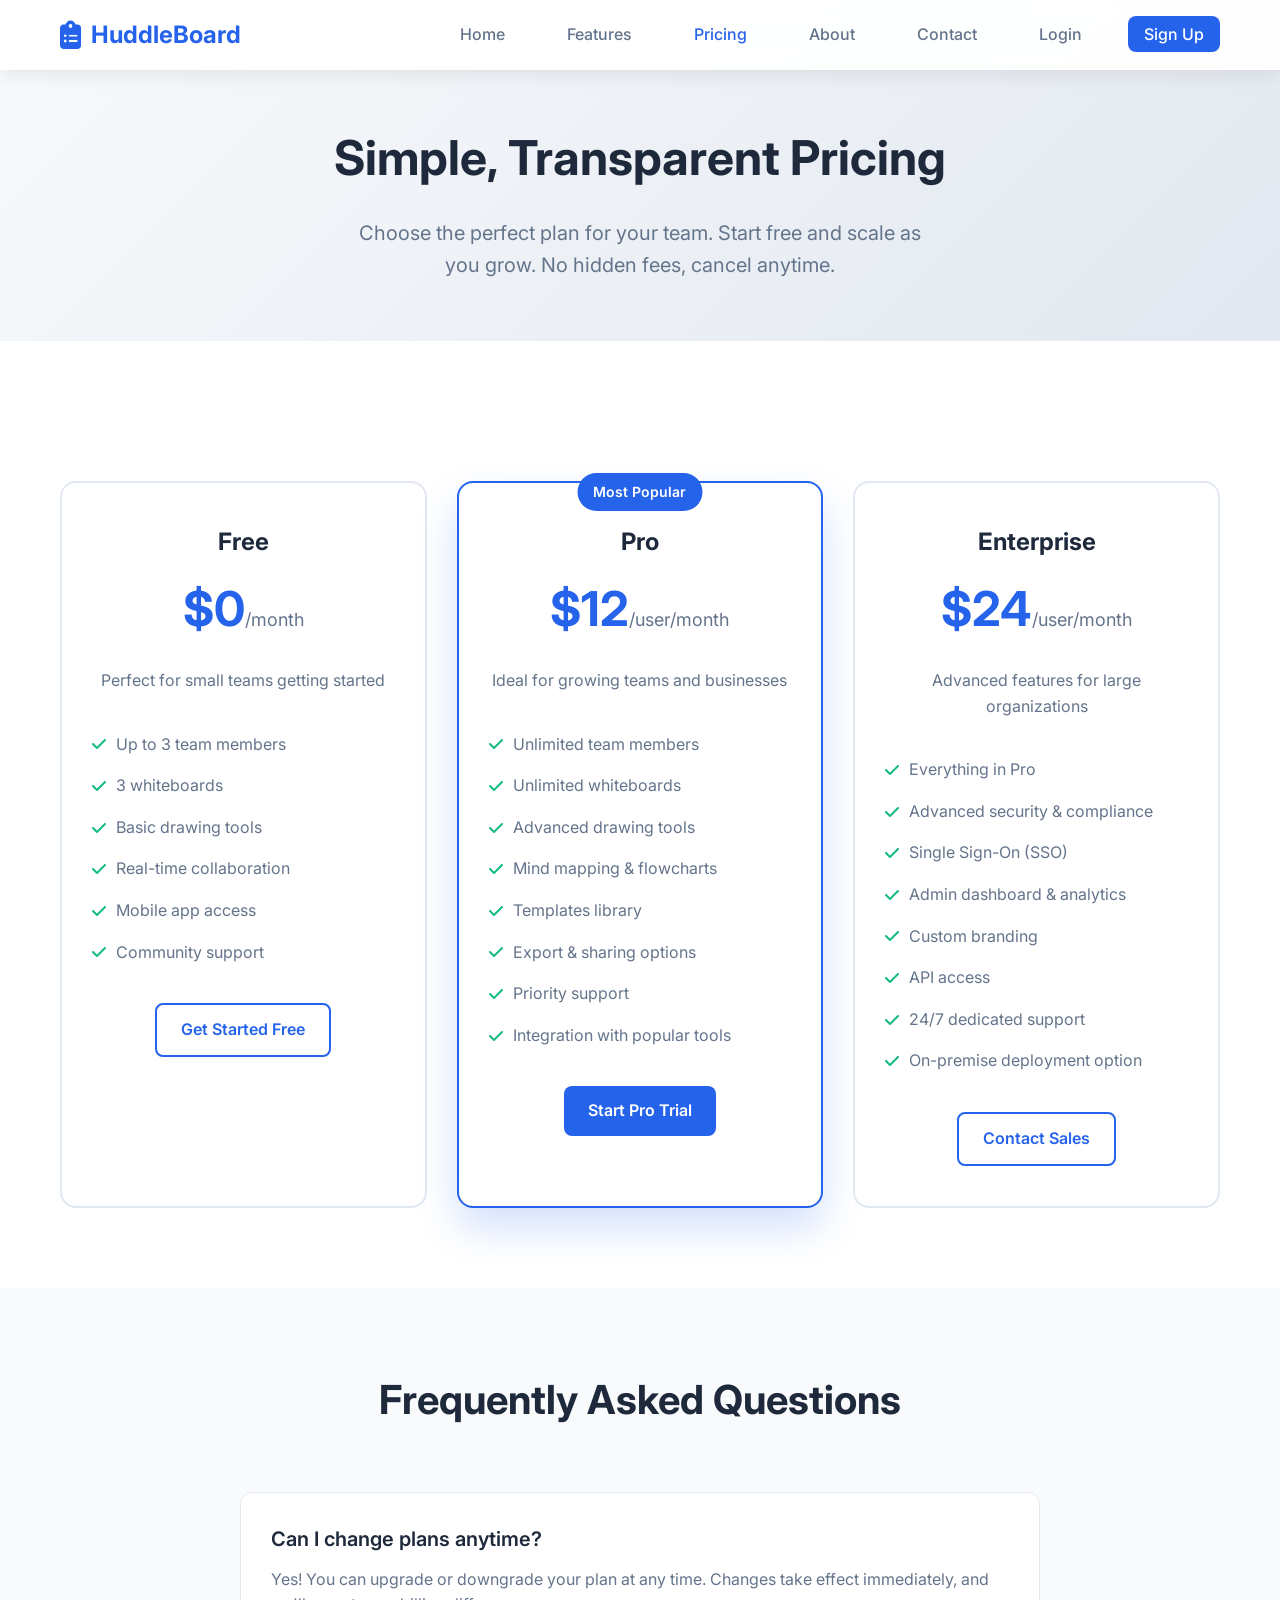
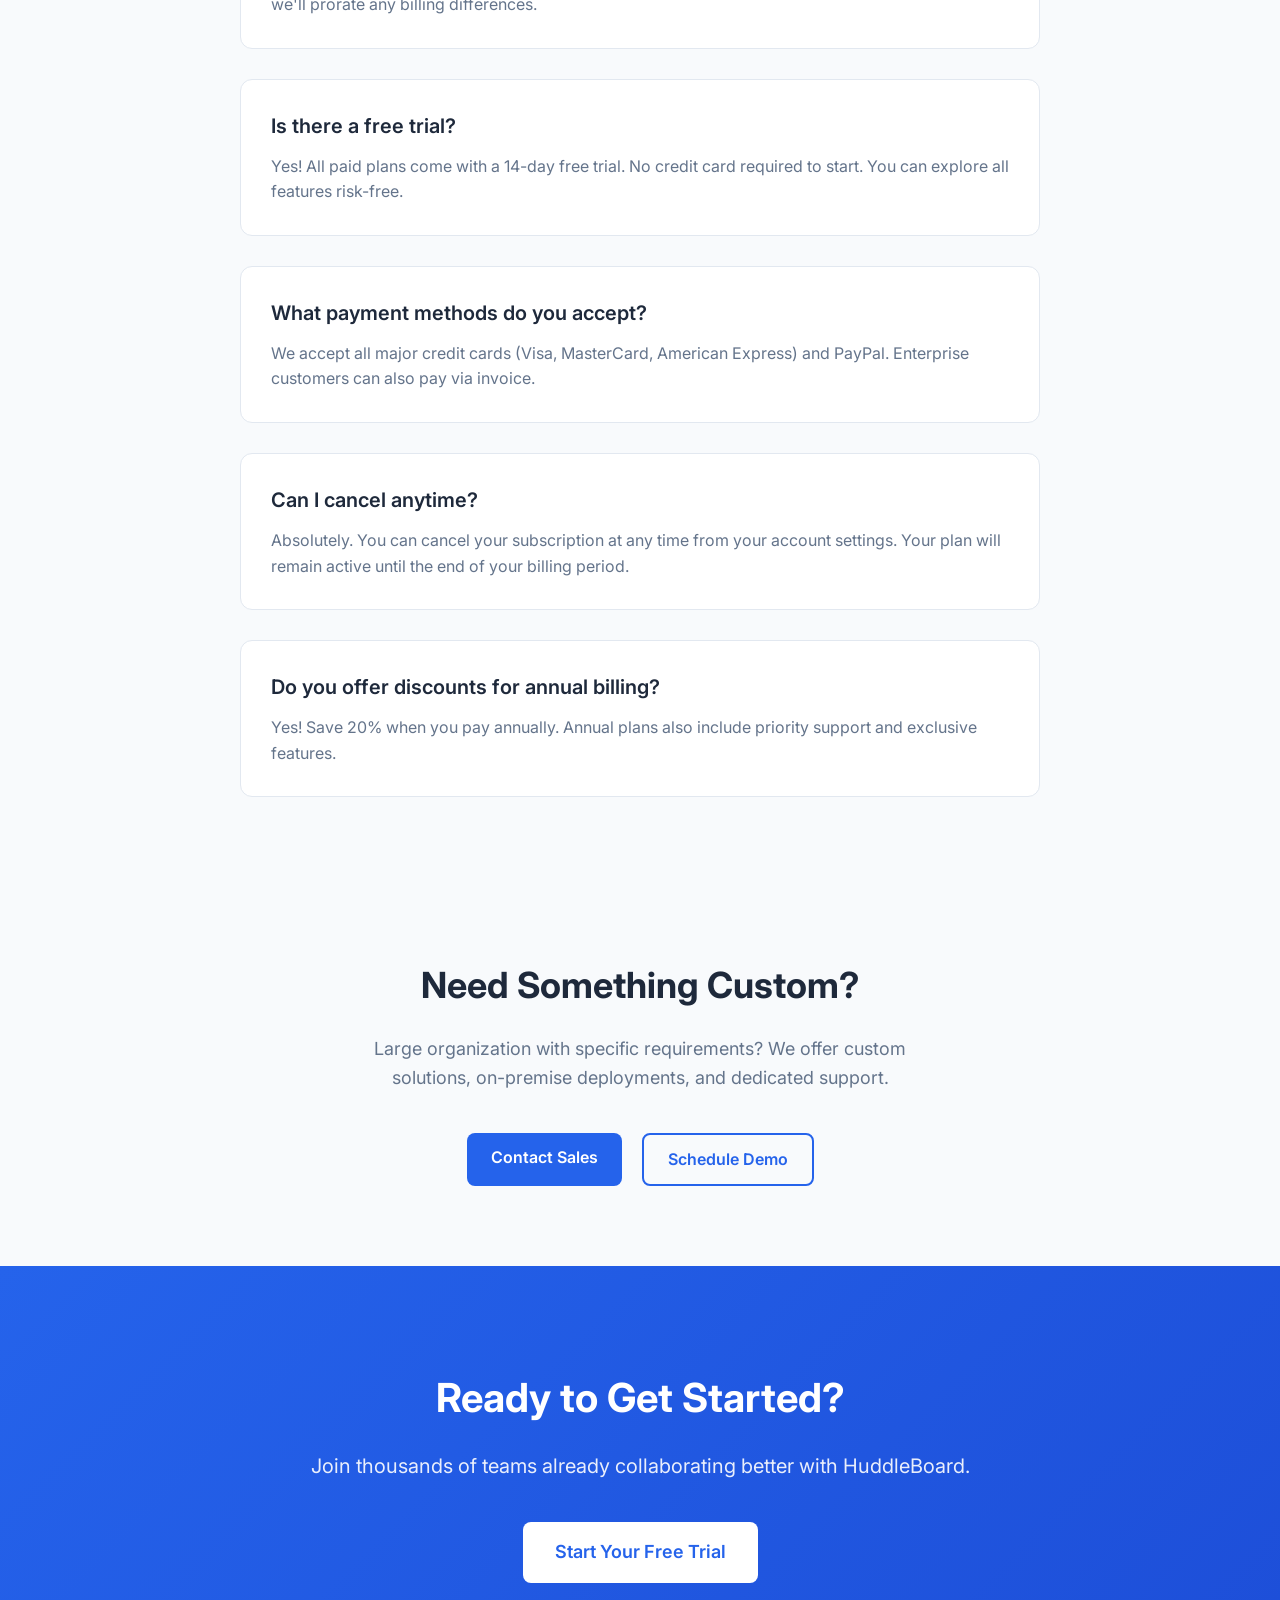
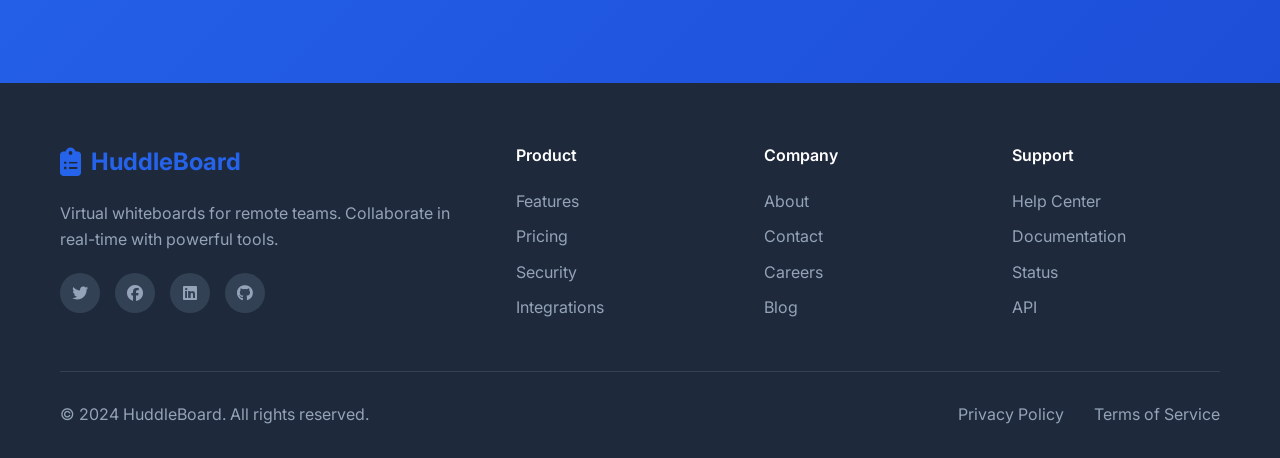
<file: pricing.html>
<!DOCTYPE html>
<html lang="en">
  <head>
    <meta charset="UTF-8" />
    <meta name="viewport" content="width=device-width, initial-scale=1.0" />
    <title>Pricing - HuddleBoard</title>
    <link rel="stylesheet" href="styles.css" />
    <link
      href="https://fonts.googleapis.com/css2?family=Inter:wght@300;400;500;600;700&display=swap"
      rel="stylesheet"
    />
    <link
      rel="stylesheet"
      href="https://cdnjs.cloudflare.com/ajax/libs/font-awesome/6.4.0/css/all.min.css"
    />
    <link rel="icon" type="image/x-icon" href="favicon.ico" />
  </head>
  <body>
    <!-- Navigation -->
    <nav class="navbar">
      <div class="nav-container">
        <div class="nav-logo">
          <i class="fas fa-clipboard-list"></i>
          <span>HuddleBoard</span>
        </div>
        <ul class="nav-menu">
          <li><a href="index.html" class="nav-link">Home</a></li>
          <li><a href="features.html" class="nav-link">Features</a></li>
          <li><a href="pricing.html" class="nav-link active">Pricing</a></li>
          <li><a href="about.html" class="nav-link">About</a></li>
          <li><a href="contact.html" class="nav-link">Contact</a></li>
          <li><a href="login.html" class="nav-link nav-login">Login</a></li>
          <li><a href="signup.html" class="nav-link nav-signup">Sign Up</a></li>
        </ul>
        <div class="nav-toggle">
          <i class="fas fa-bars"></i>
        </div>
      </div>
    </nav>

    <!-- Page Header -->
    <section class="page-header">
      <div class="container">
        <h1>Simple, Transparent Pricing</h1>
        <p>
          Choose the perfect plan for your team. Start free and scale as you
          grow. No hidden fees, cancel anytime.
        </p>
      </div>
    </section>

    <!-- Pricing Plans -->
    <section class="content-section">
      <div class="container">
        <div class="pricing-grid">
          <!-- Free Plan -->
          <div class="pricing-card">
            <div class="pricing-title">Free</div>
            <div class="pricing-price">$0<span>/month</span></div>
            <p style="color: #64748b; margin-bottom: 30px">
              Perfect for small teams getting started
            </p>
            <ul class="pricing-features">
              <li><i class="fas fa-check"></i>Up to 3 team members</li>
              <li><i class="fas fa-check"></i>3 whiteboards</li>
              <li><i class="fas fa-check"></i>Basic drawing tools</li>
              <li><i class="fas fa-check"></i>Real-time collaboration</li>
              <li><i class="fas fa-check"></i>Mobile app access</li>
              <li><i class="fas fa-check"></i>Community support</li>
            </ul>
            <a href="signup.html" class="btn btn-secondary">Get Started Free</a>
          </div>

          <!-- Pro Plan -->
          <div class="pricing-card featured">
            <div class="pricing-badge">Most Popular</div>
            <div class="pricing-title">Pro</div>
            <div class="pricing-price">$12<span>/user/month</span></div>
            <p style="color: #64748b; margin-bottom: 30px">
              Ideal for growing teams and businesses
            </p>
            <ul class="pricing-features">
              <li><i class="fas fa-check"></i>Unlimited team members</li>
              <li><i class="fas fa-check"></i>Unlimited whiteboards</li>
              <li><i class="fas fa-check"></i>Advanced drawing tools</li>
              <li><i class="fas fa-check"></i>Mind mapping & flowcharts</li>
              <li><i class="fas fa-check"></i>Templates library</li>
              <li><i class="fas fa-check"></i>Export & sharing options</li>
              <li><i class="fas fa-check"></i>Priority support</li>
              <li>
                <i class="fas fa-check"></i>Integration with popular tools
              </li>
            </ul>
            <a href="signup.html" class="btn btn-primary">Start Pro Trial</a>
          </div>

          <!-- Enterprise Plan -->
          <div class="pricing-card">
            <div class="pricing-title">Enterprise</div>
            <div class="pricing-price">$24<span>/user/month</span></div>
            <p style="color: #64748b; margin-bottom: 30px">
              Advanced features for large organizations
            </p>
            <ul class="pricing-features">
              <li><i class="fas fa-check"></i>Everything in Pro</li>
              <li>
                <i class="fas fa-check"></i>Advanced security & compliance
              </li>
              <li><i class="fas fa-check"></i>Single Sign-On (SSO)</li>
              <li><i class="fas fa-check"></i>Admin dashboard & analytics</li>
              <li><i class="fas fa-check"></i>Custom branding</li>
              <li><i class="fas fa-check"></i>API access</li>
              <li><i class="fas fa-check"></i>24/7 dedicated support</li>
              <li><i class="fas fa-check"></i>On-premise deployment option</li>
            </ul>
            <a href="contact.html" class="btn btn-secondary">Contact Sales</a>
          </div>
        </div>
      </div>
    </section>

    <!-- FAQ Section -->
    <section class="content-section">
      <div class="container">
        <h2 class="section-title">Frequently Asked Questions</h2>
        <div style="max-width: 800px; margin: 0 auto">
          <div style="display: grid; gap: 30px">
            <div
              style="
                background: white;
                padding: 30px;
                border-radius: 12px;
                border: 1px solid #e2e8f0;
              "
            >
              <h3
                style="
                  font-size: 20px;
                  font-weight: 600;
                  color: #1e293b;
                  margin-bottom: 12px;
                "
              >
                Can I change plans anytime?
              </h3>
              <p style="color: #64748b; line-height: 1.6">
                Yes! You can upgrade or downgrade your plan at any time. Changes
                take effect immediately, and we'll prorate any billing
                differences.
              </p>
            </div>
            <div
              style="
                background: white;
                padding: 30px;
                border-radius: 12px;
                border: 1px solid #e2e8f0;
              "
            >
              <h3
                style="
                  font-size: 20px;
                  font-weight: 600;
                  color: #1e293b;
                  margin-bottom: 12px;
                "
              >
                Is there a free trial?
              </h3>
              <p style="color: #64748b; line-height: 1.6">
                Yes! All paid plans come with a 14-day free trial. No credit
                card required to start. You can explore all features risk-free.
              </p>
            </div>
            <div
              style="
                background: white;
                padding: 30px;
                border-radius: 12px;
                border: 1px solid #e2e8f0;
              "
            >
              <h3
                style="
                  font-size: 20px;
                  font-weight: 600;
                  color: #1e293b;
                  margin-bottom: 12px;
                "
              >
                What payment methods do you accept?
              </h3>
              <p style="color: #64748b; line-height: 1.6">
                We accept all major credit cards (Visa, MasterCard, American
                Express) and PayPal. Enterprise customers can also pay via
                invoice.
              </p>
            </div>
            <div
              style="
                background: white;
                padding: 30px;
                border-radius: 12px;
                border: 1px solid #e2e8f0;
              "
            >
              <h3
                style="
                  font-size: 20px;
                  font-weight: 600;
                  color: #1e293b;
                  margin-bottom: 12px;
                "
              >
                Can I cancel anytime?
              </h3>
              <p style="color: #64748b; line-height: 1.6">
                Absolutely. You can cancel your subscription at any time from
                your account settings. Your plan will remain active until the
                end of your billing period.
              </p>
            </div>
            <div
              style="
                background: white;
                padding: 30px;
                border-radius: 12px;
                border: 1px solid #e2e8f0;
              "
            >
              <h3
                style="
                  font-size: 20px;
                  font-weight: 600;
                  color: #1e293b;
                  margin-bottom: 12px;
                "
              >
                Do you offer discounts for annual billing?
              </h3>
              <p style="color: #64748b; line-height: 1.6">
                Yes! Save 20% when you pay annually. Annual plans also include
                priority support and exclusive features.
              </p>
            </div>
          </div>
        </div>
      </div>
    </section>

    <!-- Enterprise CTA -->
    <section style="padding: 80px 0; background: #f8fafc">
      <div class="container">
        <div style="text-align: center; max-width: 600px; margin: 0 auto">
          <h2
            style="
              font-size: 36px;
              font-weight: 700;
              color: #1e293b;
              margin-bottom: 20px;
            "
          >
            Need Something Custom?
          </h2>
          <p style="font-size: 18px; color: #64748b; margin-bottom: 40px">
            Large organization with specific requirements? We offer custom
            solutions, on-premise deployments, and dedicated support.
          </p>
          <div
            style="
              display: flex;
              gap: 20px;
              justify-content: center;
              flex-wrap: wrap;
            "
          >
            <a href="contact.html" class="btn btn-primary">Contact Sales</a>
            <a href="#" class="btn btn-secondary">Schedule Demo</a>
          </div>
        </div>
      </div>
    </section>

    <!-- CTA Section -->
    <section class="cta-section">
      <div class="container">
        <div class="cta-content">
          <h2>Ready to Get Started?</h2>
          <p>
            Join thousands of teams already collaborating better with
            HuddleBoard.
          </p>
          <a href="signup.html" class="btn btn-primary btn-large"
            >Start Your Free Trial</a
          >
        </div>
      </div>
    </section>

    <!-- Footer -->
    <footer class="footer">
      <div class="container">
        <div class="footer-content">
          <div class="footer-section">
            <div class="footer-logo">
              <i class="fas fa-clipboard-list"></i>
              <span>HuddleBoard</span>
            </div>
            <p>
              Virtual whiteboards for remote teams. Collaborate in real-time
              with powerful tools.
            </p>
            <div class="social-links">
              <a href="#"><i class="fab fa-twitter"></i></a>
              <a href="#"><i class="fab fa-facebook"></i></a>
              <a href="#"><i class="fab fa-linkedin"></i></a>
              <a href="#"><i class="fab fa-github"></i></a>
            </div>
          </div>
          <div class="footer-section">
            <h4>Product</h4>
            <ul>
              <li><a href="features.html">Features</a></li>
              <li><a href="pricing.html">Pricing</a></li>
              <li><a href="#">Security</a></li>
              <li><a href="#">Integrations</a></li>
            </ul>
          </div>
          <div class="footer-section">
            <h4>Company</h4>
            <ul>
              <li><a href="about.html">About</a></li>
              <li><a href="contact.html">Contact</a></li>
              <li><a href="#">Careers</a></li>
              <li><a href="#">Blog</a></li>
            </ul>
          </div>
          <div class="footer-section">
            <h4>Support</h4>
            <ul>
              <li><a href="#">Help Center</a></li>
              <li><a href="#">Documentation</a></li>
              <li><a href="#">Status</a></li>
              <li><a href="#">API</a></li>
            </ul>
          </div>
        </div>
        <div class="footer-bottom">
          <p>&copy; 2024 HuddleBoard. All rights reserved.</p>
          <div class="footer-links">
            <a href="#">Privacy Policy</a>
            <a href="#">Terms of Service</a>
          </div>
        </div>
      </div>
    </footer>

    <script src="script.js"></script>
  </body>
</html>
</file>
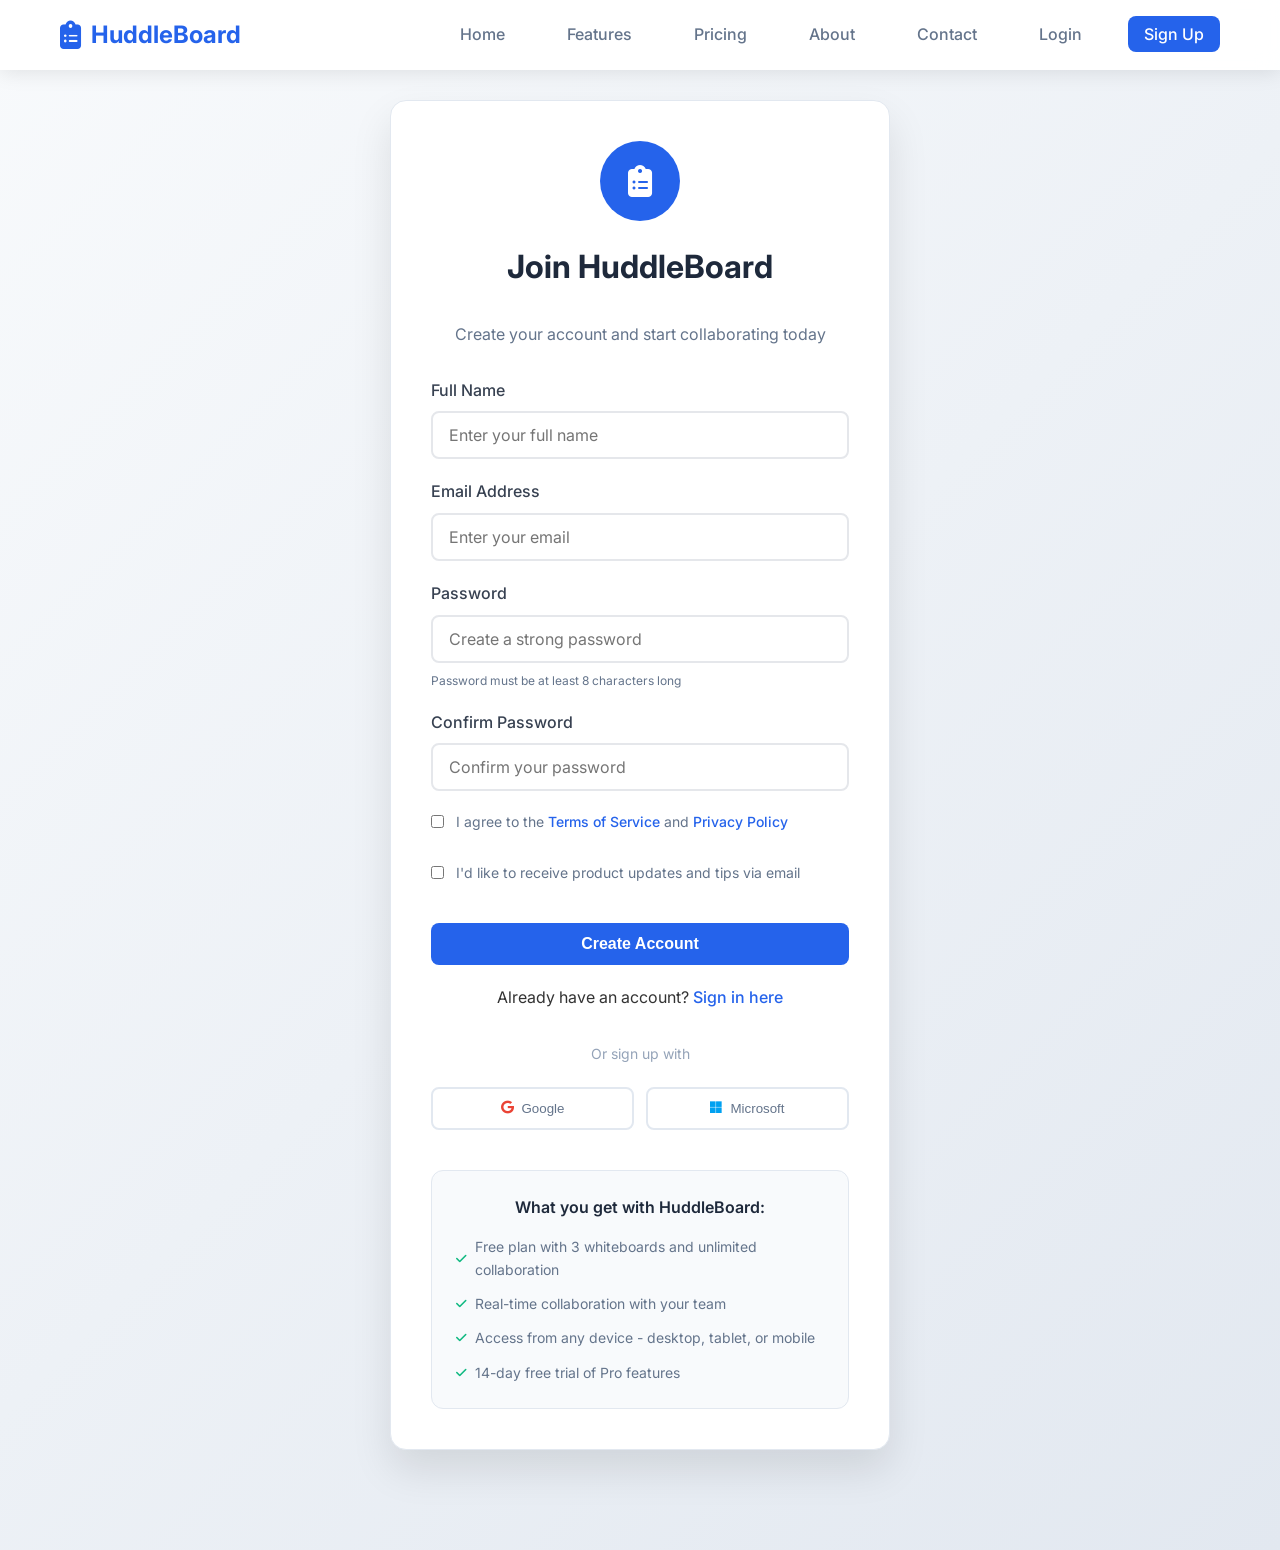
<file: signup.html>
<!DOCTYPE html>
<html lang="en">
  <head>
    <meta charset="UTF-8" />
    <meta name="viewport" content="width=device-width, initial-scale=1.0" />
    <title>Sign Up - HuddleBoard</title>
    <link rel="stylesheet" href="styles.css" />
    <link
      href="https://fonts.googleapis.com/css2?family=Inter:wght@300;400;500;600;700&display=swap"
      rel="stylesheet"
    />
    <link
      rel="stylesheet"
      href="https://cdnjs.cloudflare.com/ajax/libs/font-awesome/6.4.0/css/all.min.css"
    />
    <link rel="icon" type="image/x-icon" href="favicon.ico" />
  </head>
  <body
    style="
      background: linear-gradient(135deg, #f8fafc 0%, #e2e8f0 100%);
      min-height: 100vh;
    "
  >
    <!-- Navigation -->
    <nav class="navbar">
      <div class="nav-container">
        <div class="nav-logo">
          <i class="fas fa-clipboard-list"></i>
          <span>HuddleBoard</span>
        </div>
        <ul class="nav-menu">
          <li><a href="index.html" class="nav-link">Home</a></li>
          <li><a href="features.html" class="nav-link">Features</a></li>
          <li><a href="pricing.html" class="nav-link">Pricing</a></li>
          <li><a href="about.html" class="nav-link">About</a></li>
          <li><a href="contact.html" class="nav-link">Contact</a></li>
          <li><a href="login.html" class="nav-link nav-login">Login</a></li>
          <li>
            <a href="signup.html" class="nav-link nav-signup active">Sign Up</a>
          </li>
        </ul>
        <div class="nav-toggle">
          <i class="fas fa-bars"></i>
        </div>
      </div>
    </nav>

    <!-- Signup Form -->
    <div class="form-container">
      <div style="text-align: center; margin-bottom: 30px">
        <div
          style="
            background: #2563eb;
            color: white;
            width: 80px;
            height: 80px;
            border-radius: 50%;
            display: flex;
            align-items: center;
            justify-content: center;
            margin: 0 auto 20px;
            font-size: 32px;
          "
        >
          <i class="fas fa-clipboard-list"></i>
        </div>
        <h1 class="form-title">Join HuddleBoard</h1>
        <p style="color: #64748b; font-size: 16px">
          Create your account and start collaborating today
        </p>
      </div>

      <form action="#" method="POST">
        <div class="form-group">
          <label for="fullName">Full Name</label>
          <input
            type="text"
            id="fullName"
            name="fullName"
            placeholder="Enter your full name"
            required
          />
        </div>

        <div class="form-group">
          <label for="email">Email Address</label>
          <input
            type="email"
            id="email"
            name="email"
            placeholder="Enter your email"
            required
          />
        </div>

        <div class="form-group">
          <label for="password">Password</label>
          <input
            type="password"
            id="password"
            name="password"
            placeholder="Create a strong password"
            required
          />
          <div style="margin-top: 8px; font-size: 12px; color: #64748b">
            Password must be at least 8 characters long
          </div>
        </div>

        <div class="form-group">
          <label for="confirmPassword">Confirm Password</label>
          <input
            type="password"
            id="confirmPassword"
            name="confirmPassword"
            placeholder="Confirm your password"
            required
          />
        </div>

        <div style="margin-bottom: 30px">
          <label
            style="
              display: flex;
              align-items: flex-start;
              gap: 12px;
              font-size: 14px;
              color: #64748b;
              cursor: pointer;
              line-height: 1.5;
            "
          >
            <input
              type="checkbox"
              name="terms"
              style="margin: 4px 0 0 0"
              required
            />
            <span
              >I agree to the
              <a
                href="#"
                style="color: #2563eb; text-decoration: none; font-weight: 500"
                >Terms of Service</a
              >
              and
              <a
                href="#"
                style="color: #2563eb; text-decoration: none; font-weight: 500"
                >Privacy Policy</a
              ></span
            >
          </label>
        </div>

        <div style="margin-bottom: 20px">
          <label
            style="
              display: flex;
              align-items: flex-start;
              gap: 12px;
              font-size: 14px;
              color: #64748b;
              cursor: pointer;
              line-height: 1.5;
            "
          >
            <input
              type="checkbox"
              name="newsletter"
              style="margin: 4px 0 0 0"
            />
            <span>I'd like to receive product updates and tips via email</span>
          </label>
        </div>

        <button type="submit" class="btn btn-primary form-submit">
          Create Account
        </button>
      </form>

      <div class="form-link">
        <p>Already have an account? <a href="login.html">Sign in here</a></p>
      </div>

      <!-- Social Signup Options -->
      <div style="margin-top: 30px">
        <div
          style="text-align: center; margin-bottom: 20px; position: relative"
        >
          <span
            style="
              background: white;
              padding: 0 20px;
              color: #94a3b8;
              font-size: 14px;
            "
            >Or sign up with</span
          >
          <hr
            style="
              position: absolute;
              top: 50%;
              left: 0;
              right: 0;
              margin: 0;
              border: none;
              height: 1px;
              background: #e2e8f0;
              z-index: -1;
            "
          />
        </div>

        <div style="display: grid; grid-template-columns: 1fr 1fr; gap: 12px">
          <button
            type="button"
            style="
              display: flex;
              align-items: center;
              justify-content: center;
              gap: 8px;
              padding: 12px;
              border: 2px solid #e2e8f0;
              border-radius: 8px;
              background: white;
              color: #64748b;
              font-weight: 500;
              cursor: pointer;
              transition: all 0.3s ease;
            "
          >
            <i class="fab fa-google" style="color: #ea4335"></i>
            Google
          </button>
          <button
            type="button"
            style="
              display: flex;
              align-items: center;
              justify-content: center;
              gap: 8px;
              padding: 12px;
              border: 2px solid #e2e8f0;
              border-radius: 8px;
              background: white;
              color: #64748b;
              font-weight: 500;
              cursor: pointer;
              transition: all 0.3s ease;
            "
          >
            <i class="fab fa-microsoft" style="color: #00a1f1"></i>
            Microsoft
          </button>
        </div>
      </div>

      <!-- Benefits -->
      <div
        style="
          margin-top: 40px;
          padding: 24px;
          background: #f8fafc;
          border-radius: 12px;
          border: 1px solid #e2e8f0;
        "
      >
        <h3
          style="
            font-size: 16px;
            font-weight: 600;
            color: #1e293b;
            margin-bottom: 16px;
            text-align: center;
          "
        >
          What you get with HuddleBoard:
        </h3>
        <div style="display: grid; gap: 12px; font-size: 14px; color: #64748b">
          <div style="display: flex; align-items: center; gap: 8px">
            <i class="fas fa-check" style="color: #10b981; font-size: 12px"></i>
            Free plan with 3 whiteboards and unlimited collaboration
          </div>
          <div style="display: flex; align-items: center; gap: 8px">
            <i class="fas fa-check" style="color: #10b981; font-size: 12px"></i>
            Real-time collaboration with your team
          </div>
          <div style="display: flex; align-items: center; gap: 8px">
            <i class="fas fa-check" style="color: #10b981; font-size: 12px"></i>
            Access from any device - desktop, tablet, or mobile
          </div>
          <div style="display: flex; align-items: center; gap: 8px">
            <i class="fas fa-check" style="color: #10b981; font-size: 12px"></i>
            14-day free trial of Pro features
          </div>
        </div>
      </div>
    </div>

    <script src="script.js"></script>
  </body>
</html>
</file>
<file: styles.css>
/* Reset and Base Styles */
* {
    margin: 0;
    padding: 0;
    box-sizing: border-box;
}

body {
    font-family: 'Inter', sans-serif;
    line-height: 1.6;
    color: #333;
    background-color: #ffffff;
}

.container {
    max-width: 1200px;
    margin: 0 auto;
    padding: 0 20px;
}

/* Navigation */
.navbar {
    position: fixed;
    top: 0;
    width: 100%;
    background: rgba(255, 255, 255, 0.95);
    backdrop-filter: blur(10px);
    z-index: 1000;
    box-shadow: 0 2px 20px rgba(0, 0, 0, 0.1);
    transition: all 0.3s ease;
}

.nav-container {
    max-width: 1200px;
    margin: 0 auto;
    padding: 0 20px;
    display: flex;
    justify-content: space-between;
    align-items: center;
    height: 70px;
}

.nav-logo {
    display: flex;
    align-items: center;
    gap: 10px;
    font-size: 24px;
    font-weight: 700;
    color: #2563eb;
}

.nav-logo i {
    font-size: 28px;
}

.nav-menu {
    display: flex;
    list-style: none;
    gap: 30px;
    align-items: center;
}

.nav-link {
    text-decoration: none;
    color: #64748b;
    font-weight: 500;
    transition: all 0.3s ease;
    padding: 8px 16px;
    border-radius: 6px;
}

.nav-link:hover,
.nav-link.active {
    color: #2563eb;
}

.nav-login {
    color: #64748b !important;
}

.nav-signup {
    background: #2563eb;
    color: white !important;
    border-radius: 8px;
}

.nav-signup:hover {
    background: #1d4ed8;
    transform: translateY(-1px);
}

.nav-toggle {
    display: none;
    font-size: 24px;
    color: #64748b;
    cursor: pointer;
}

/* Buttons */
.btn {
    display: inline-block;
    padding: 12px 24px;
    border-radius: 8px;
    text-decoration: none;
    font-weight: 600;
    text-align: center;
    transition: all 0.3s ease;
    border: none;
    cursor: pointer;
    font-size: 16px;
}

.btn-primary {
    background: #2563eb;
    color: white;
}

.btn-primary:hover {
    background: #1d4ed8;
    transform: translateY(-2px);
    box-shadow: 0 8px 25px rgba(37, 99, 235, 0.3);
}

.btn-secondary {
    background: transparent;
    color: #2563eb;
    border: 2px solid #2563eb;
}

.btn-secondary:hover {
    background: #2563eb;
    color: white;
    transform: translateY(-2px);
}

.btn-large {
    padding: 16px 32px;
    font-size: 18px;
}

/* Hero Section */
.hero {
    padding: 120px 0 80px;
    background: linear-gradient(135deg, #f8fafc 0%, #e2e8f0 100%);
}

.hero .container {
    display: grid;
    grid-template-columns: 1fr 1fr;
    gap: 60px;
    align-items: center;
}

.hero-title {
    font-size: 56px;
    font-weight: 700;
    line-height: 1.1;
    color: #1e293b;
    margin-bottom: 20px;
    animation: fadeInUp 0.8s ease;
}

.hero-subtitle {
    font-size: 20px;
    color: #64748b;
    margin-bottom: 40px;
    line-height: 1.6;
    animation: fadeInUp 0.8s ease 0.2s both;
}

.hero-cta {
    display: flex;
    gap: 20px;
    animation: fadeInUp 0.8s ease 0.4s both;
}

.hero-image {
    display: flex;
    justify-content: center;
    align-items: center;
    animation: fadeInUp 0.8s ease 0.6s both;
}

.hero-placeholder {
    background: white;
    border-radius: 16px;
    padding: 60px 40px;
    text-align: center;
    box-shadow: 0 20px 40px rgba(0, 0, 0, 0.1);
    border: 1px solid #e2e8f0;
    width: 100%;
    max-width: 400px;
}

.hero-placeholder i {
    font-size: 80px;
    color: #2563eb;
    margin-bottom: 20px;
}

.hero-placeholder p {
    color: #64748b;
    font-weight: 500;
}

/* Section Titles */
.section-title {
    font-size: 40px;
    font-weight: 700;
    text-align: center;
    color: #1e293b;
    margin-bottom: 60px;
}

/* Features Preview */
.features-preview {
    padding: 80px 0;
    background: white;
}

.features-grid {
    display: grid;
    grid-template-columns: repeat(auto-fit, minmax(300px, 1fr));
    gap: 40px;
}

.feature-card {
    text-align: center;
    padding: 40px 30px;
    border-radius: 16px;
    background: #f8fafc;
    border: 1px solid #e2e8f0;
    transition: all 0.3s ease;
    animation: fadeInUp 0.6s ease;
}

.feature-card:hover {
    transform: translateY(-8px);
    box-shadow: 0 20px 40px rgba(0, 0, 0, 0.1);
    border-color: #2563eb;
}

.feature-icon {
    background: #2563eb;
    color: white;
    width: 70px;
    height: 70px;
    border-radius: 50%;
    display: flex;
    align-items: center;
    justify-content: center;
    margin: 0 auto 24px;
    font-size: 28px;
}

.feature-card h3 {
    font-size: 24px;
    font-weight: 600;
    color: #1e293b;
    margin-bottom: 16px;
}

.feature-card p {
    color: #64748b;
    line-height: 1.6;
}

/* Screenshots */
.screenshots {
    padding: 80px 0;
    background: #f8fafc;
}

.screenshot-grid {
    display: grid;
    grid-template-columns: repeat(auto-fit, minmax(350px, 1fr));
    gap: 30px;
}

.screenshot-item {
    animation: fadeInUp 0.6s ease;
}

.screenshot-placeholder {
    background: white;
    border-radius: 12px;
    padding: 60px 30px;
    text-align: center;
    box-shadow: 0 10px 30px rgba(0, 0, 0, 0.1);
    border: 1px solid #e2e8f0;
    transition: all 0.3s ease;
}

.screenshot-placeholder:hover {
    transform: translateY(-4px);
    box-shadow: 0 20px 40px rgba(0, 0, 0, 0.15);
}

.screenshot-placeholder i {
    font-size: 60px;
    color: #94a3b8;
    margin-bottom: 20px;
}

.screenshot-placeholder p {
    color: #64748b;
    font-weight: 500;
    font-size: 18px;
}

/* CTA Section */
.cta-section {
    padding: 100px 0;
    background: linear-gradient(135deg, #2563eb 0%, #1d4ed8 100%);
    color: white;
    text-align: center;
}

.cta-content h2 {
    font-size: 40px;
    font-weight: 700;
    margin-bottom: 20px;
}

.cta-content p {
    font-size: 20px;
    margin-bottom: 40px;
    opacity: 0.9;
}

.cta-section .btn-primary {
    background: white;
    color: #2563eb;
}

.cta-section .btn-primary:hover {
    background: #f8fafc;
    transform: translateY(-2px);
    box-shadow: 0 8px 25px rgba(255, 255, 255, 0.3);
}

/* Footer */
.footer {
    background: #1e293b;
    color: #94a3b8;
    padding: 60px 0 30px;
}

.footer-content {
    display: grid;
    grid-template-columns: 2fr 1fr 1fr 1fr;
    gap: 40px;
    margin-bottom: 40px;
}

.footer-logo {
    display: flex;
    align-items: center;
    gap: 10px;
    font-size: 24px;
    font-weight: 700;
    color: #2563eb;
    margin-bottom: 20px;
}

.footer-logo i {
    font-size: 28px;
}

.footer-section p {
    margin-bottom: 20px;
    line-height: 1.6;
}

.footer-section h4 {
    color: white;
    font-weight: 600;
    margin-bottom: 20px;
}

.footer-section ul {
    list-style: none;
}

.footer-section ul li {
    margin-bottom: 10px;
}

.footer-section ul li a {
    color: #94a3b8;
    text-decoration: none;
    transition: color 0.3s ease;
}

.footer-section ul li a:hover {
    color: #2563eb;
}

.social-links {
    display: flex;
    gap: 15px;
}

.social-links a {
    background: #334155;
    color: #94a3b8;
    width: 40px;
    height: 40px;
    border-radius: 50%;
    display: flex;
    align-items: center;
    justify-content: center;
    text-decoration: none;
    transition: all 0.3s ease;
}

.social-links a:hover {
    background: #2563eb;
    color: white;
    transform: translateY(-2px);
}

.footer-bottom {
    padding-top: 30px;
    border-top: 1px solid #334155;
    display: flex;
    justify-content: space-between;
    align-items: center;
}

.footer-links {
    display: flex;
    gap: 30px;
}

.footer-links a {
    color: #94a3b8;
    text-decoration: none;
    transition: color 0.3s ease;
}

.footer-links a:hover {
    color: #2563eb;
}

/* Form Styles */
.form-container {
    max-width: 500px;
    margin: 100px auto;
    padding: 40px;
    background: white;
    border-radius: 16px;
    box-shadow: 0 20px 40px rgba(0, 0, 0, 0.1);
    border: 1px solid #e2e8f0;
}

.form-title {
    font-size: 32px;
    font-weight: 700;
    text-align: center;
    color: #1e293b;
    margin-bottom: 30px;
}

.form-group {
    margin-bottom: 20px;
}

.form-group label {
    display: block;
    font-weight: 500;
    color: #374151;
    margin-bottom: 8px;
}

.form-group input,
.form-group textarea {
    width: 100%;
    padding: 12px 16px;
    border: 2px solid #e5e7eb;
    border-radius: 8px;
    font-size: 16px;
    transition: border-color 0.3s ease;
    font-family: 'Inter', sans-serif;
}

.form-group input:focus,
.form-group textarea:focus {
    outline: none;
    border-color: #2563eb;
    box-shadow: 0 0 0 3px rgba(37, 99, 235, 0.1);
}

.form-group textarea {
    resize: vertical;
    height: 120px;
}

.form-submit {
    width: 100%;
    margin-top: 20px;
}

.form-link {
    text-align: center;
    margin-top: 20px;
}

.form-link a {
    color: #2563eb;
    text-decoration: none;
    font-weight: 500;
}

.form-link a:hover {
    text-decoration: underline;
}

/* Page Headers */
.page-header {
    padding: 120px 0 60px;
    background: linear-gradient(135deg, #f8fafc 0%, #e2e8f0 100%);
    text-align: center;
}

.page-header h1 {
    font-size: 48px;
    font-weight: 700;
    color: #1e293b;
    margin-bottom: 20px;
}

.page-header p {
    font-size: 20px;
    color: #64748b;
    max-width: 600px;
    margin: 0 auto;
}

/* Content Sections */
.content-section {
    padding: 80px 0;
}

.content-section:nth-child(even) {
    background: #f8fafc;
}

/* Pricing */
.pricing-grid {
    display: grid;
    grid-template-columns: repeat(auto-fit, minmax(300px, 1fr));
    gap: 30px;
    margin-top: 60px;
}

.pricing-card {
    background: white;
    border: 2px solid #e2e8f0;
    border-radius: 16px;
    padding: 40px 30px;
    text-align: center;
    position: relative;
    transition: all 0.3s ease;
}

.pricing-card.featured {
    border-color: #2563eb;
    transform: scale(1.05);
    box-shadow: 0 20px 40px rgba(37, 99, 235, 0.2);
}

.pricing-card:hover {
    transform: translateY(-8px);
    box-shadow: 0 20px 40px rgba(0, 0, 0, 0.1);
}

.pricing-card.featured:hover {
    transform: scale(1.05) translateY(-8px);
}

.pricing-badge {
    background: #2563eb;
    color: white;
    padding: 8px 16px;
    border-radius: 20px;
    font-size: 14px;
    font-weight: 600;
    position: absolute;
    top: -10px;
    left: 50%;
    transform: translateX(-50%);
}

.pricing-title {
    font-size: 24px;
    font-weight: 700;
    color: #1e293b;
    margin-bottom: 10px;
}

.pricing-price {
    font-size: 48px;
    font-weight: 700;
    color: #2563eb;
    margin-bottom: 20px;
}

.pricing-price span {
    font-size: 18px;
    color: #64748b;
    font-weight: 400;
}

.pricing-features {
    list-style: none;
    margin-bottom: 30px;
}

.pricing-features li {
    padding: 8px 0;
    color: #64748b;
    display: flex;
    align-items: center;
    gap: 10px;
}

.pricing-features li i {
    color: #10b981;
    font-size: 16px;
}

/* Team Grid */
.team-grid {
    display: grid;
    grid-template-columns: repeat(auto-fit, minmax(280px, 1fr));
    gap: 40px;
    margin-top: 60px;
}

.team-card {
    background: white;
    border-radius: 16px;
    padding: 30px;
    text-align: center;
    box-shadow: 0 10px 30px rgba(0, 0, 0, 0.1);
    border: 1px solid #e2e8f0;
    transition: all 0.3s ease;
}

.team-card:hover {
    transform: translateY(-8px);
    box-shadow: 0 20px 40px rgba(0, 0, 0, 0.15);
}

.team-avatar {
    width: 100px;
    height: 100px;
    border-radius: 50%;
    background: #e2e8f0;
    display: flex;
    align-items: center;
    justify-content: center;
    margin: 0 auto 20px;
    font-size: 40px;
    color: #64748b;
}

.team-name {
    font-size: 20px;
    font-weight: 600;
    color: #1e293b;
    margin-bottom: 8px;
}

.team-role {
    color: #2563eb;
    font-weight: 500;
    margin-bottom: 16px;
}

.team-bio {
    color: #64748b;
    line-height: 1.6;
}

/* Animations */
@keyframes fadeInUp {
    from {
        opacity: 0;
        transform: translateY(30px);
    }
    to {
        opacity: 1;
        transform: translateY(0);
    }
}

.fade-in {
    animation: fadeInUp 0.6s ease;
}

/* Responsive Design */
@media (max-width: 768px) {
    .nav-menu {
        display: none;
    }
    
    .nav-toggle {
        display: block;
    }
    
    .hero .container {
        grid-template-columns: 1fr;
        gap: 40px;
        text-align: center;
    }
    
    .hero-title {
        font-size: 36px;
    }
    
    .hero-subtitle {
        font-size: 18px;
    }
    
    .hero-cta {
        flex-direction: column;
        align-items: center;
    }
    
    .section-title {
        font-size: 32px;
    }
    
    .features-grid {
        grid-template-columns: 1fr;
    }
    
    .screenshot-grid {
        grid-template-columns: 1fr;
    }
    
    .footer-content {
        grid-template-columns: 1fr;
        gap: 30px;
    }
    
    .footer-bottom {
        flex-direction: column;
        gap: 20px;
        text-align: center;
    }
    
    .pricing-grid {
        grid-template-columns: 1fr;
    }
    
    .pricing-card.featured {
        transform: none;
    }
    
    .team-grid {
        grid-template-columns: 1fr;
    }
    
    .form-container {
        margin: 80px 20px;
        padding: 30px;
    }
    
    .page-header h1 {
        font-size: 36px;
    }
    
    .page-header p {
        font-size: 18px;
    }
    
    .cta-content h2 {
        font-size: 32px;
    }
    
    .cta-content p {
        font-size: 18px;
    }
}
</file>
